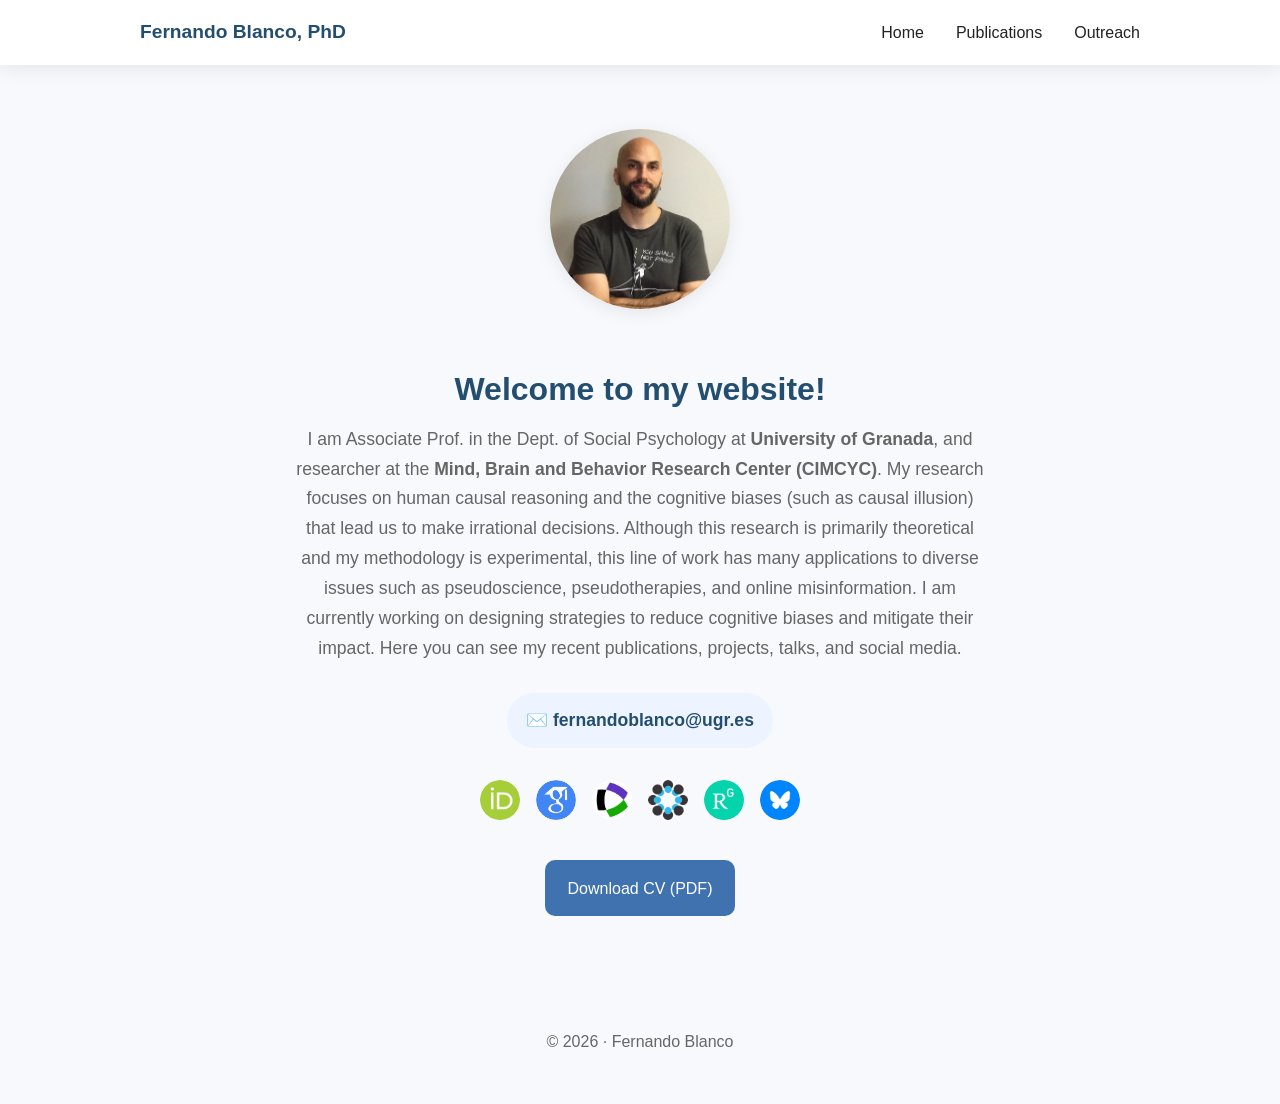
<file: index.html>
<!DOCTYPE html>
<html lang="en">
<head>
  <meta charset="UTF-8">
  <meta name="viewport" content="width=device-width, initial-scale=1">
  <title>Fernando Blanco, PhD</title>
  <link rel="stylesheet" href="styles.css">
</head>
<body>

<header>
  <div class="container">
    <nav>
      <div class="logo">Fernando Blanco, PhD</div>

      <div class="menu">
        <a href="index.html">Home</a>
        <a href="publications.html">Publications</a>
        <a href="outreach.html">Outreach</a>
      </div>
    </nav>
  </div>
</header>

<main class="container hero">

  <img
    src="assets/photo.png"
    alt="Profile photo"
    class="photo"
  >

  <h1>Welcome to my website!</h1>

  <p class="summary">
    I am Associate Prof. in the Dept. of Social Psychology at <b>University of Granada</b>, and researcher at the <b>Mind, Brain and Behavior Research Center (CIMCYC)</b>.
	My research focuses on human causal reasoning and the cognitive biases (such as causal illusion) that lead us to make irrational decisions. Although this research is primarily theoretical and my methodology is experimental, this line of work has many applications to diverse issues such as pseudoscience, pseudotherapies, and online misinformation. I am currently working on designing strategies to reduce cognitive biases and mitigate their impact.
	Here you can see my recent publications, projects, talks, and social media.
  </p>
  
  <p class="email-contact">
  <a href="mailto:fernandoblanco@ugr.es">
    ✉️ fernandoblanco@ugr.es
  </a>
</p>

  <div class="socials">

    <a href="http://orcid.org/0000-0003-1283-8313">
      <img src="assets/icons/orcid.png" alt="ORCID">
    </a>

    <a href="http://scholar.google.com/citations?hl=en&user=Ohghp3oAAAAJ&view_op=list_works">
      <img src="assets/icons/Gscholar.png" alt="Google Scholar">
    </a>

    <a href="https://www.webofscience.com/wos/author/record/929729">
      <img src="assets/icons/clarivate.jpg" alt="ResearcherID">
    </a>

    <a href="https://osf.io/es7mc/">
      <img src="assets/icons/osf.png" alt="OSF">
    </a>

    <a href="https://www.researchgate.net/profile/Fernando_Blanco/">
      <img src="assets/icons/rg.png" alt="ResearchGate">
    </a>

    <a href="https://bsky.app/profile/fernandoblancopsy.com">
      <img src="assets/icons/bluesky.png" alt="Bluesky">
    </a>

  </div>

  <a
    href="https://drive.google.com/open?id=1QSfe0I6j9Nk1VK90o8UPomxzTXxVVYUh&usp=drive_fs"
    class="button"
    target="_blank"
  >
    Download CV (PDF)
  </a>

</main>

<footer>
  © 2026 · Fernando Blanco
</footer>

</body>
</html>
</file>
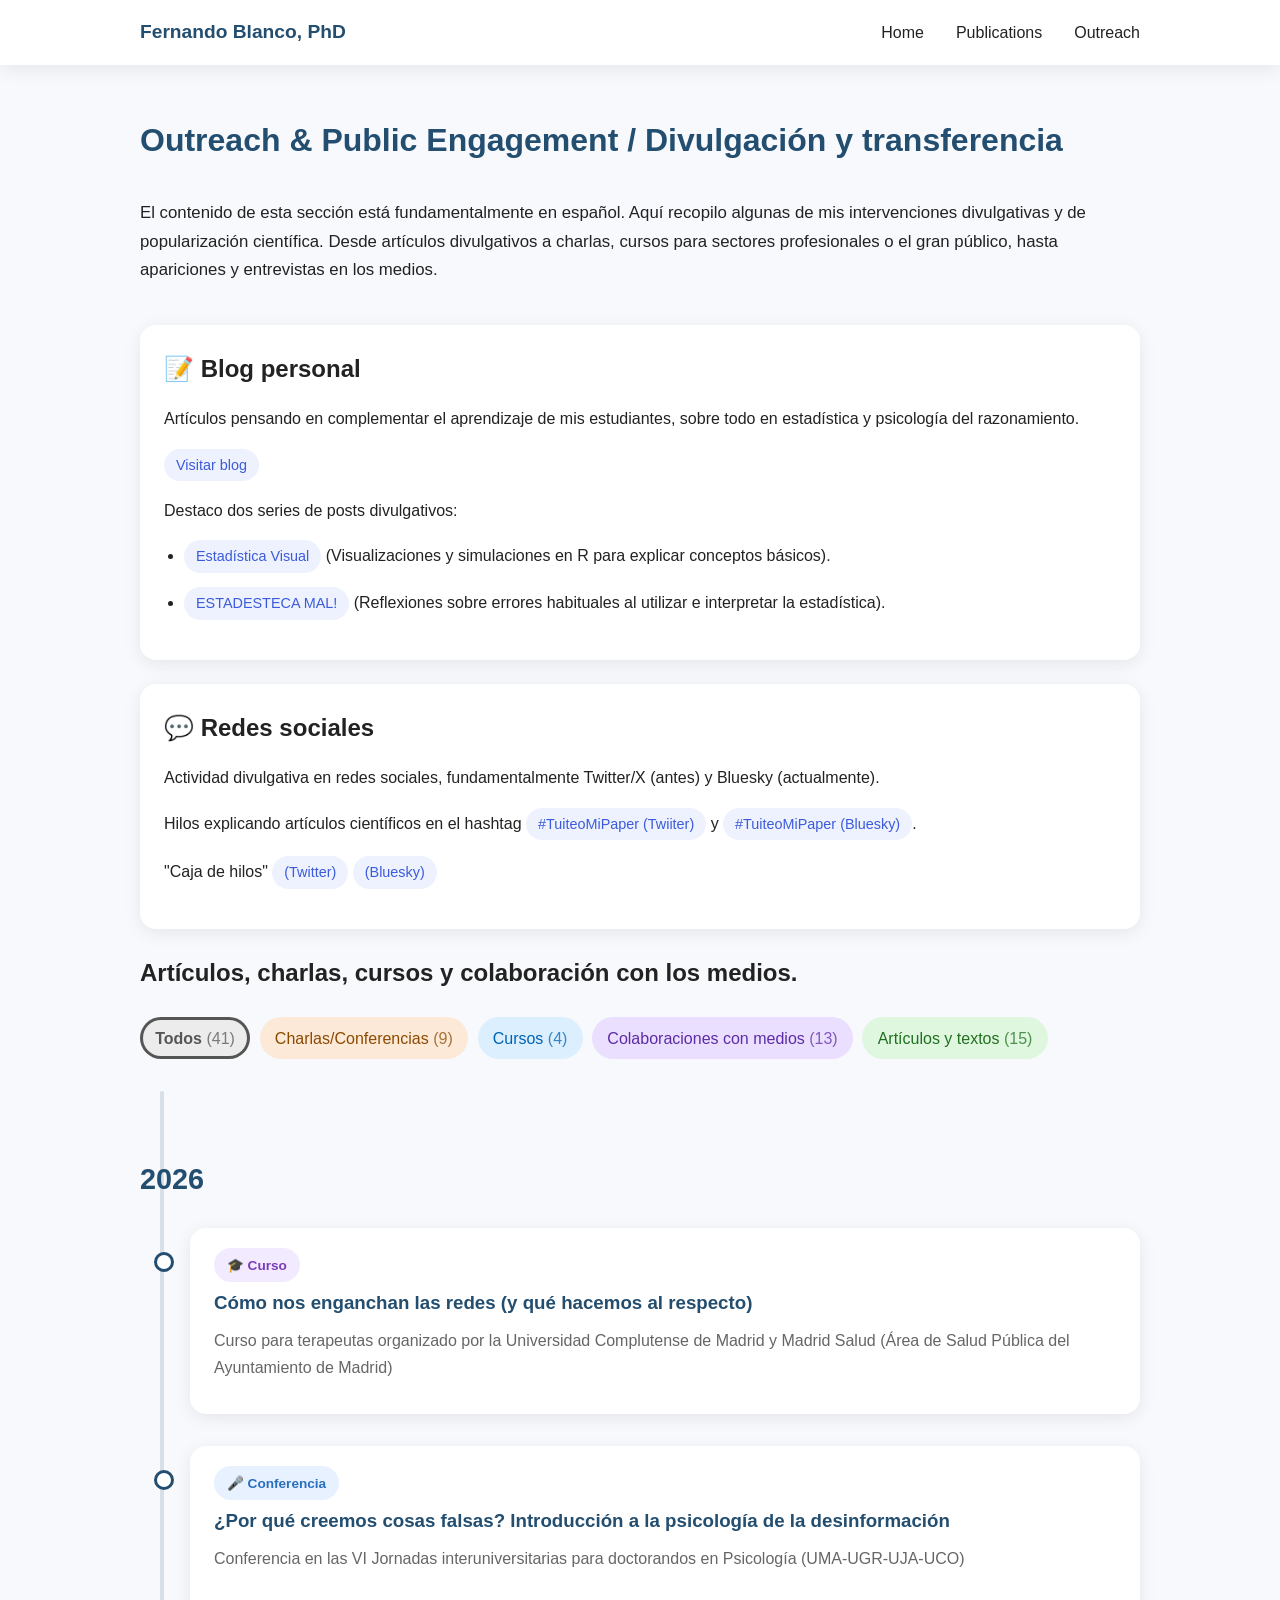
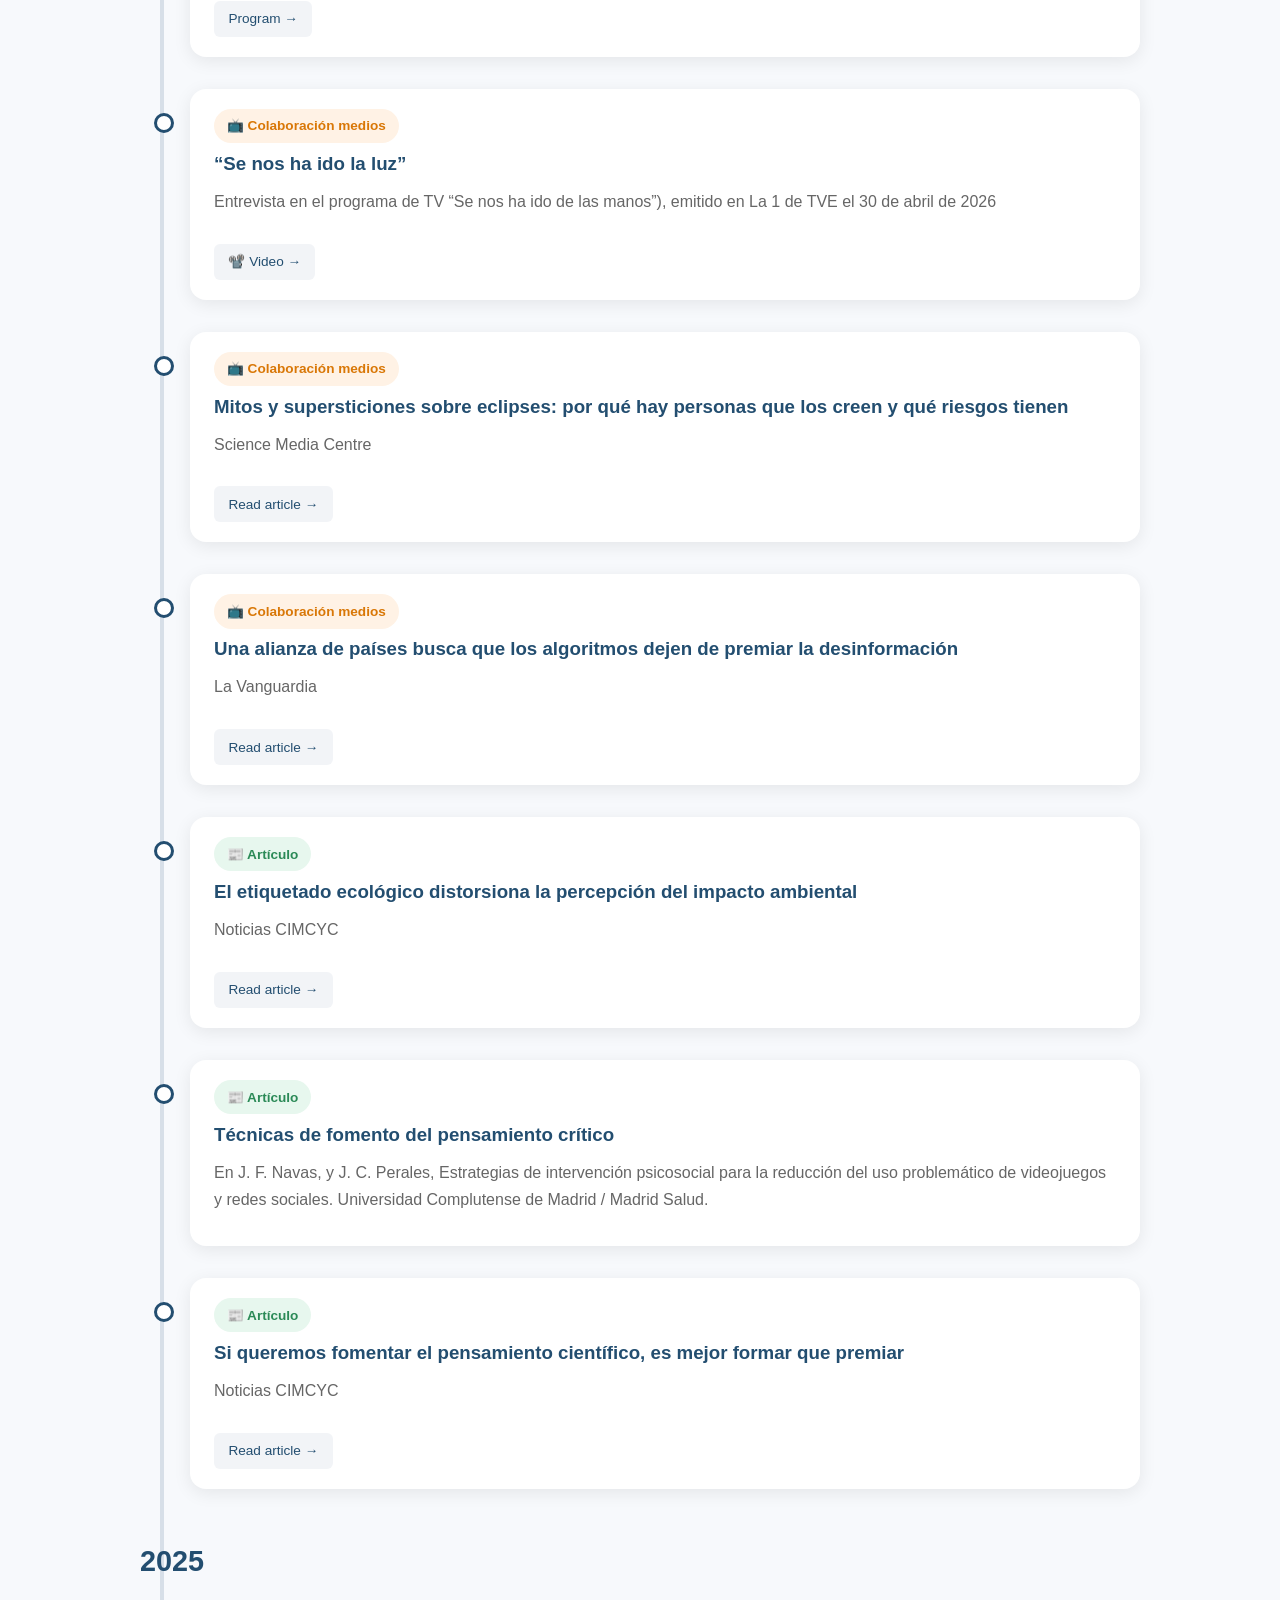
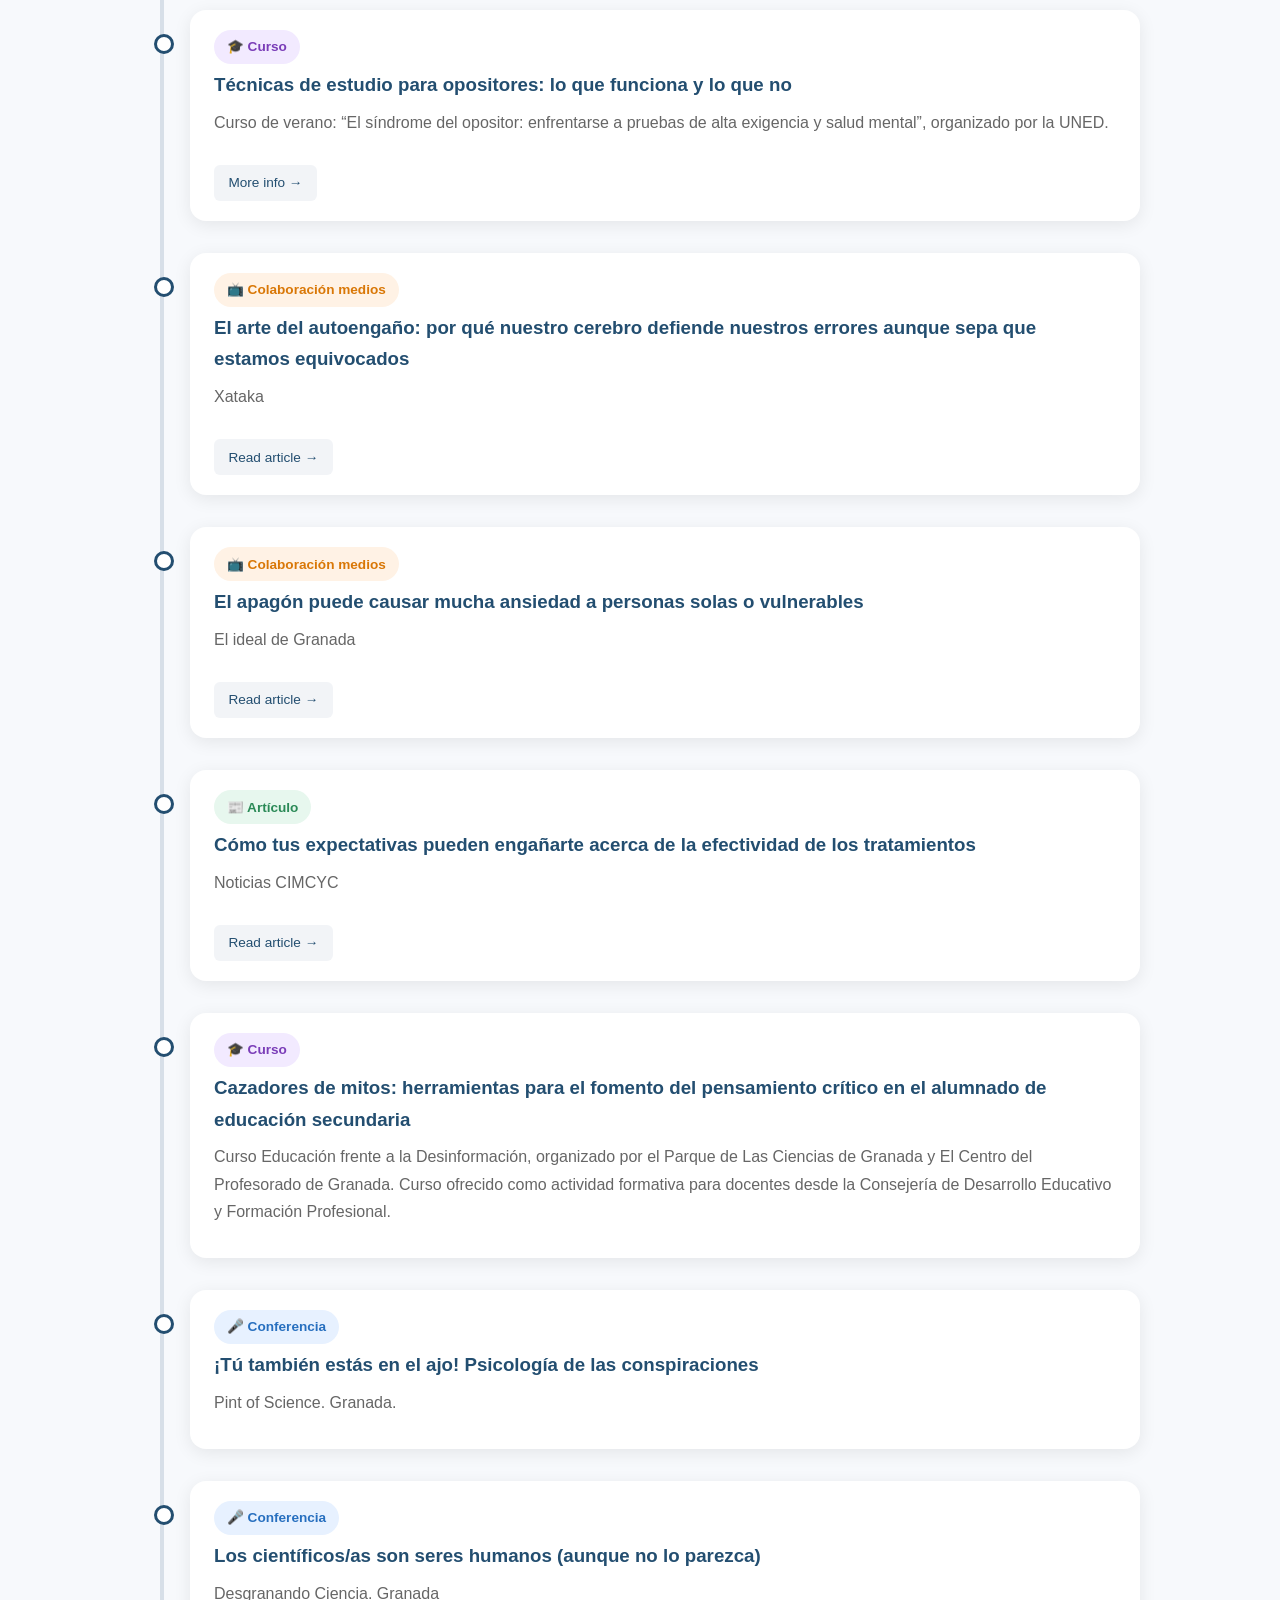
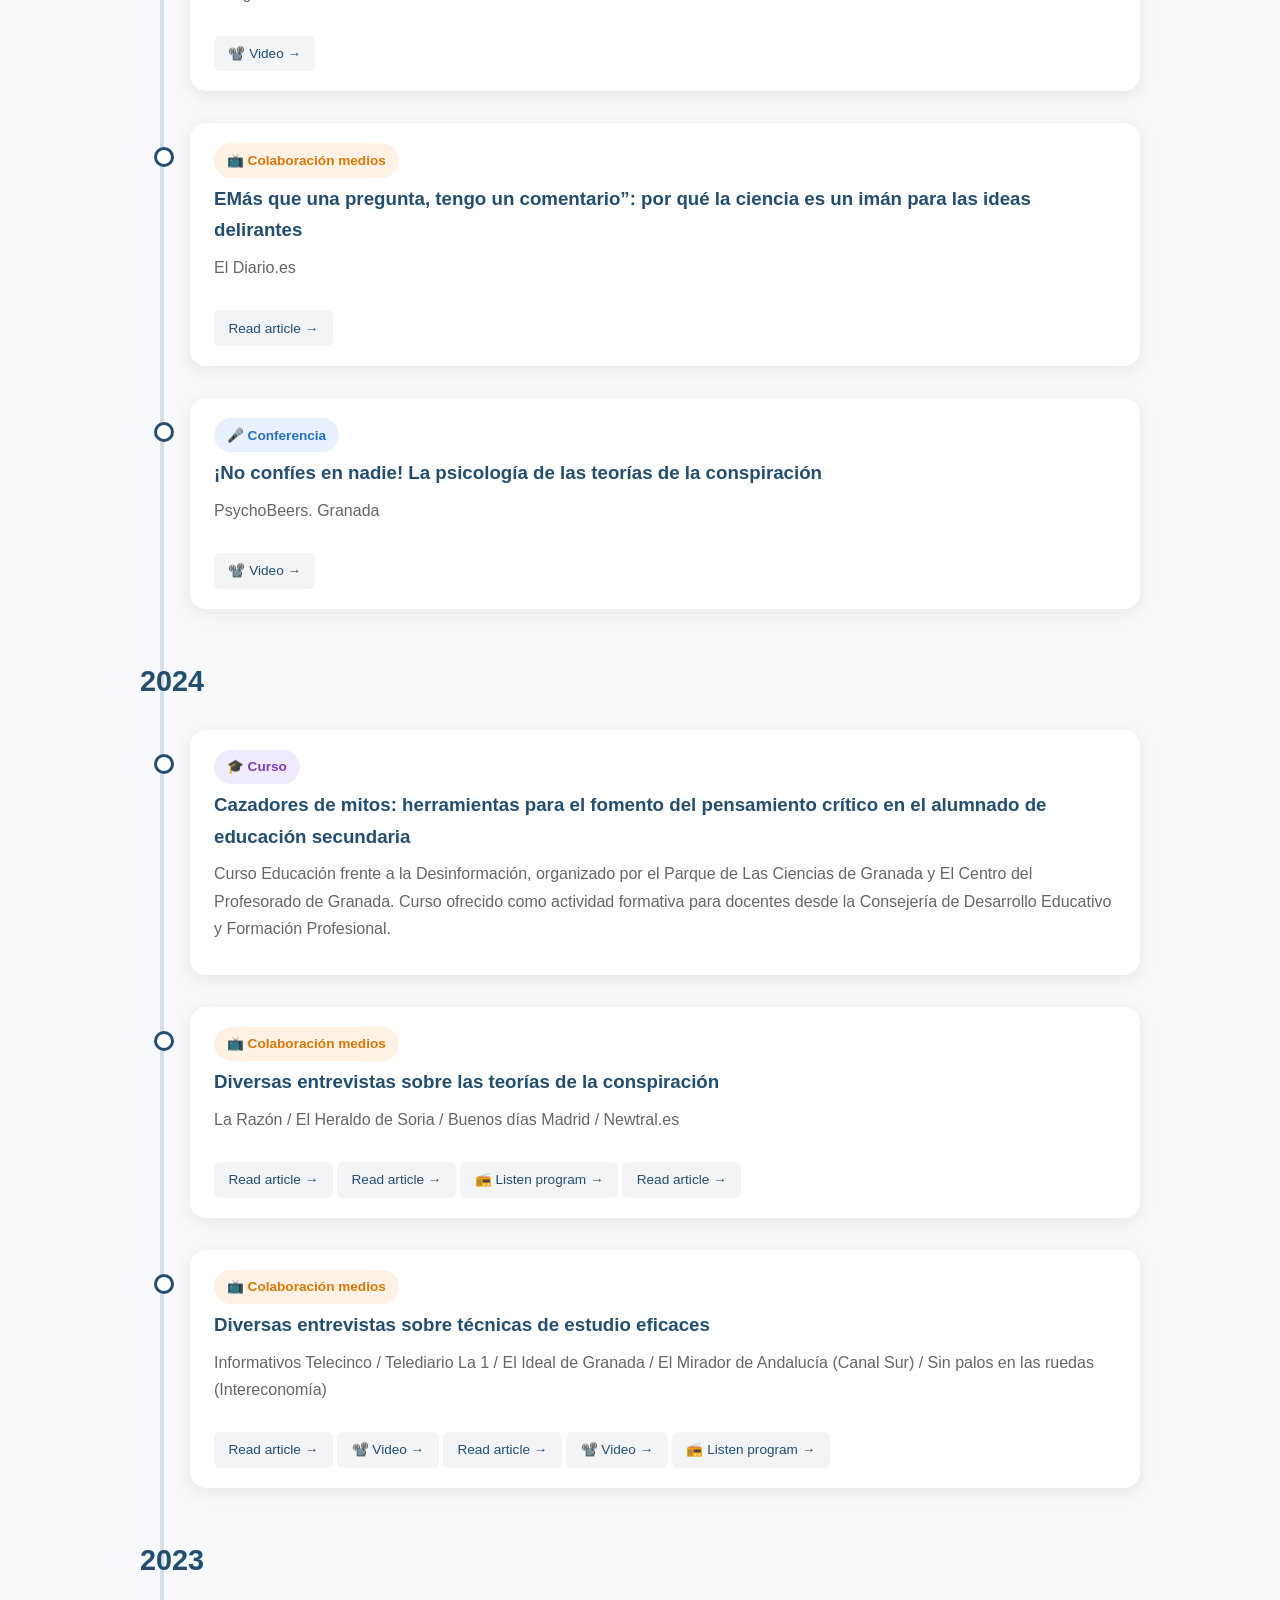
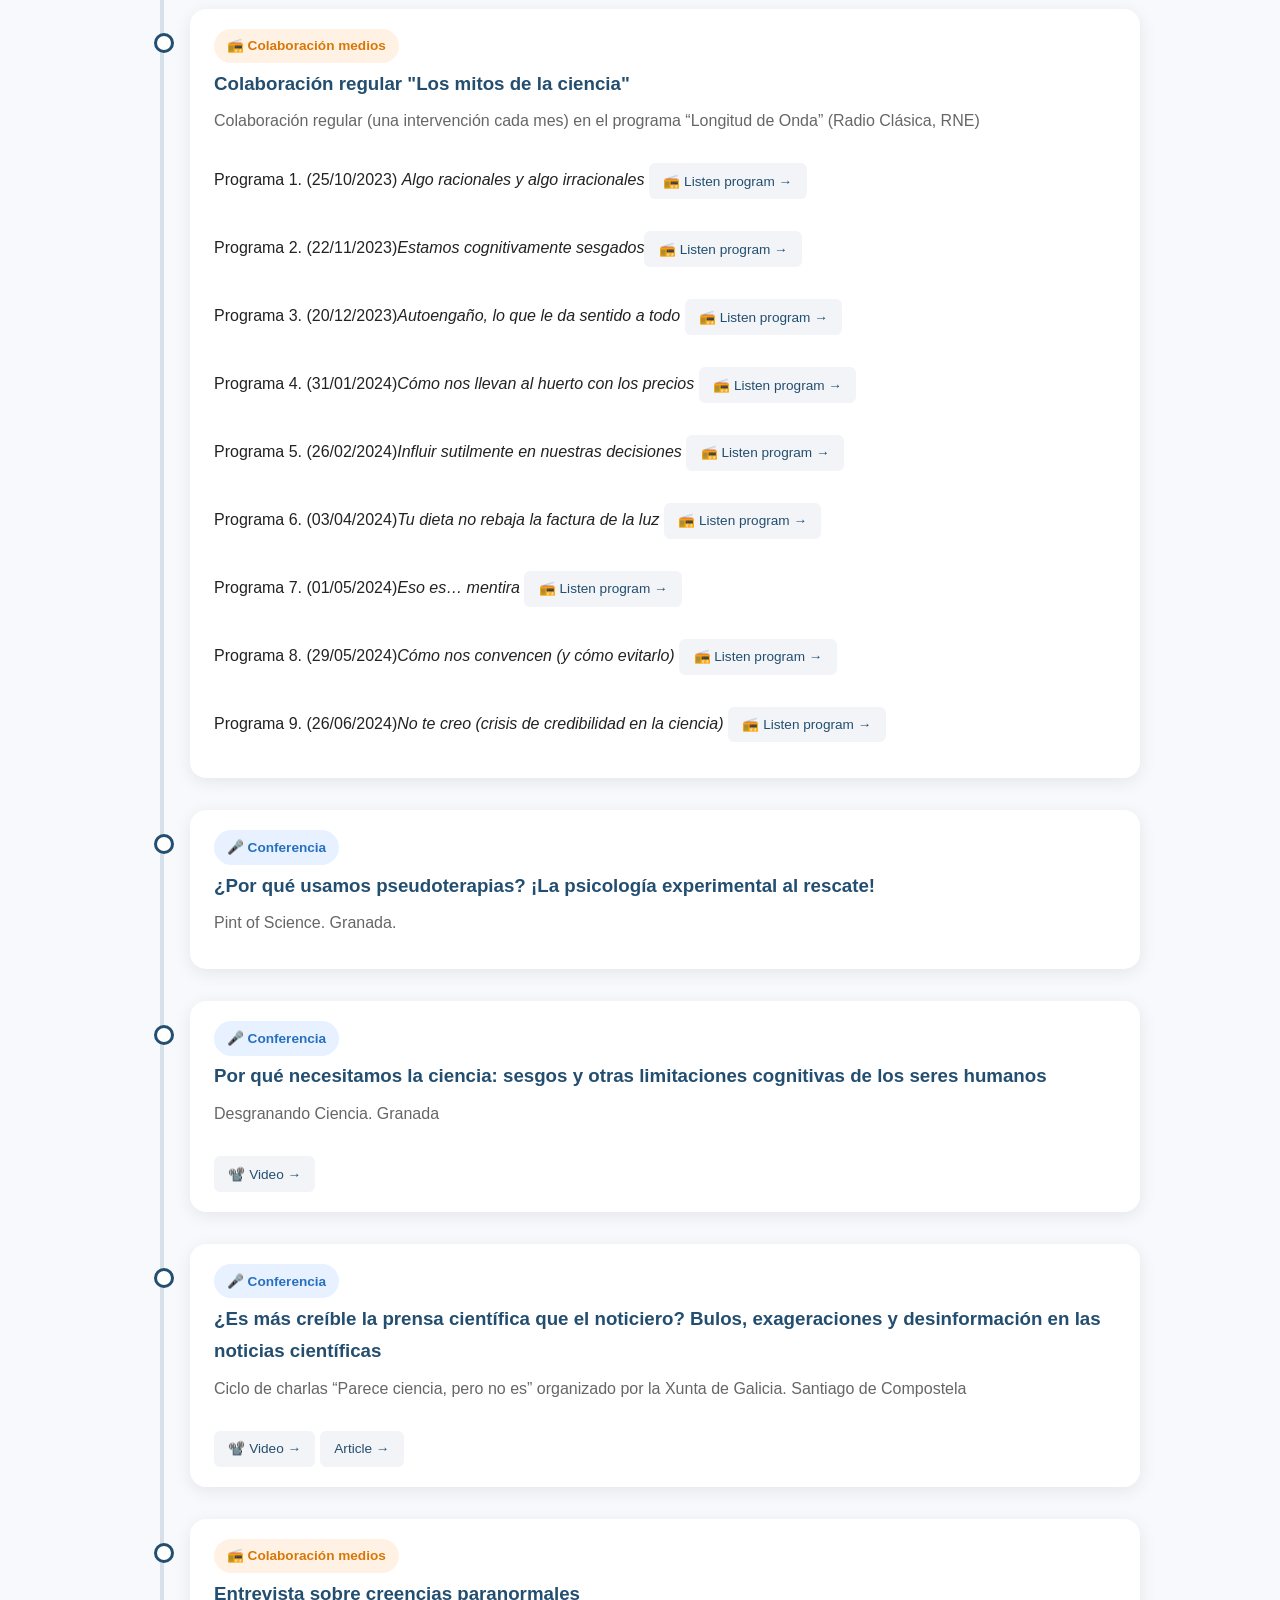
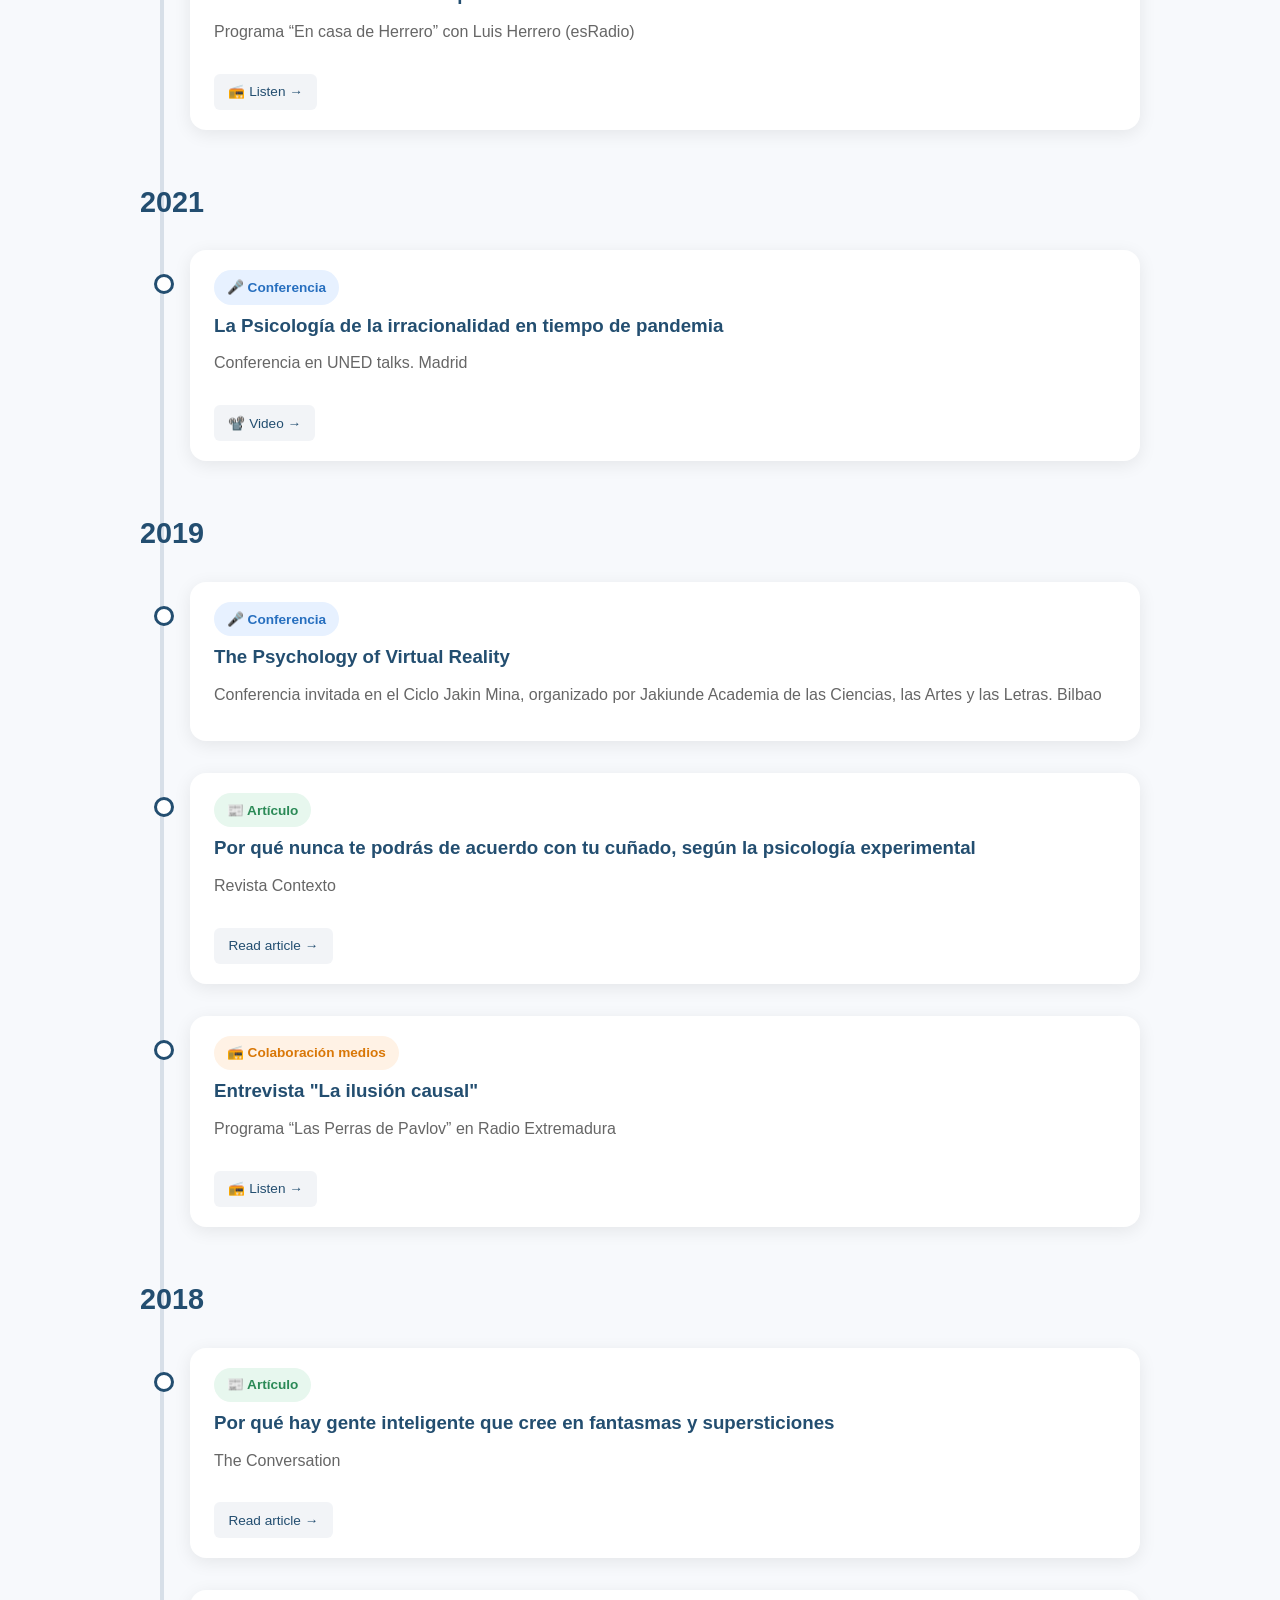
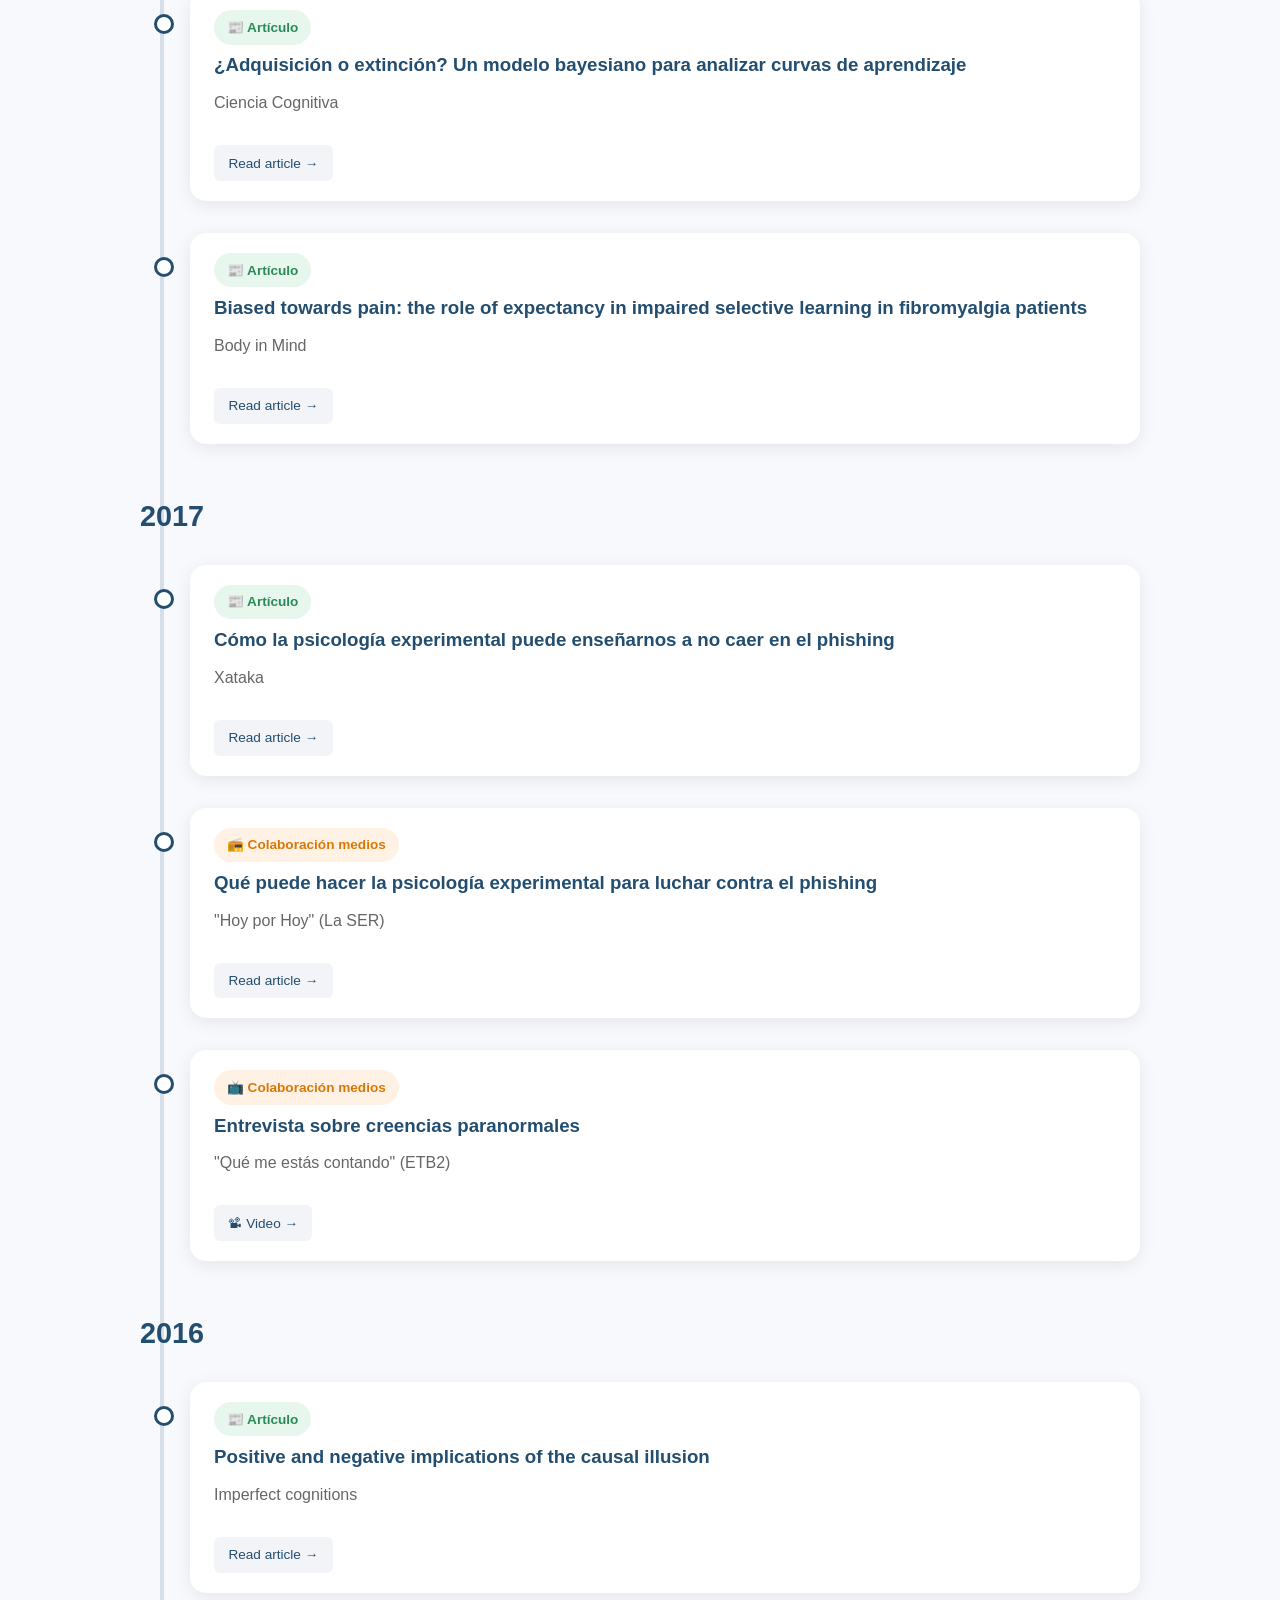
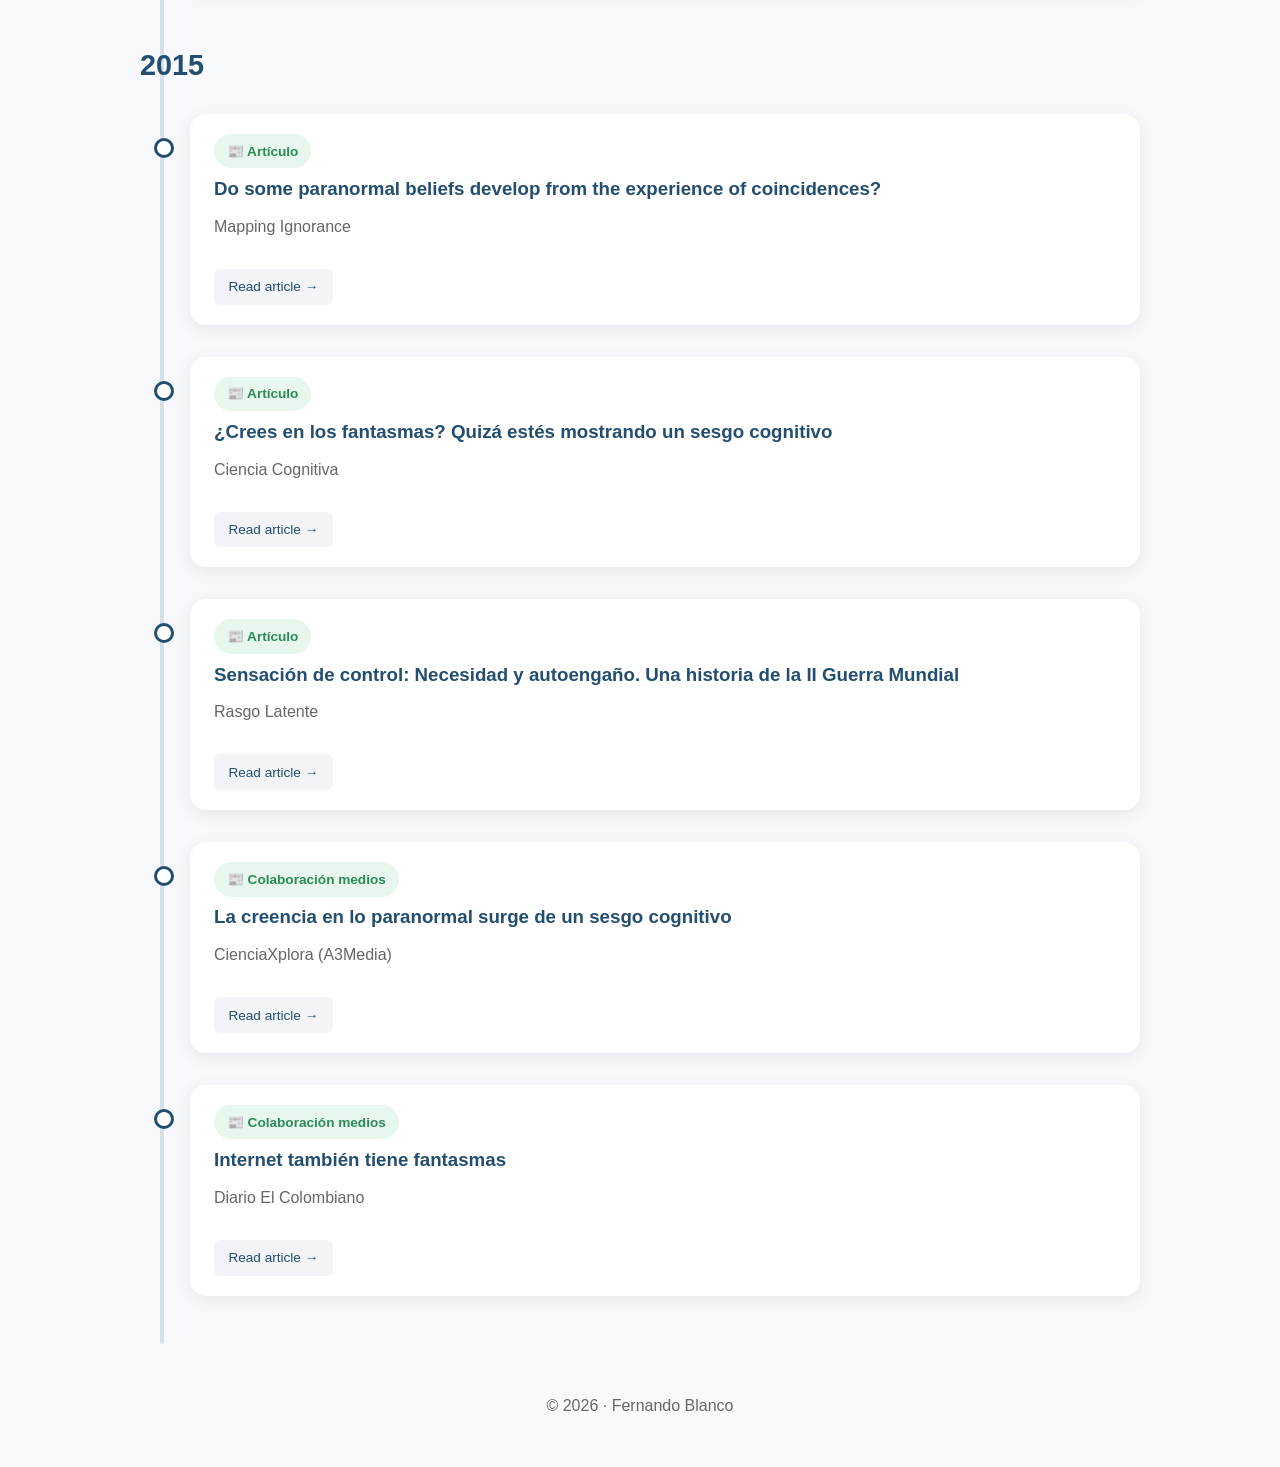
<file: outreach.html>
<!DOCTYPE html>
<html lang="en">
<head>
  <meta charset="UTF-8">
  <meta name="viewport" content="width=device-width, initial-scale=1">
  <title>Outreach</title>
  <link rel="stylesheet" href="styles.css">
	<script>
	document.addEventListener("DOMContentLoaded", () => {

    const buttons = document.querySelectorAll(".filter-btn");
    const cards = document.querySelectorAll(".timeline-item");

    const active = new Set();

    //--------------------------------------------------
    // Contadores
    //--------------------------------------------------

    const total = cards.length;

    document.querySelector('[data-filter="all"] .count').textContent =
        `(${total})`;

    ["talk","course","media","article"].forEach(type=>{

        const n = document.querySelectorAll(
            `.timeline-item .type-badge.${type}`
        ).length;

        document.querySelector(`[data-filter="${type}"] .count`)
            .textContent = `(${n})`;

    });

    //--------------------------------------------------
    // Botones
    //--------------------------------------------------

    buttons.forEach(button=>{

        button.addEventListener("click",()=>{

            const filter = button.dataset.filter;

            // TODOS

            if(filter==="all"){

                active.clear();

                buttons.forEach(b=>b.classList.remove("active"));

                button.classList.add("active");

                update();

                return;
            }

            // Desactivar TODOS

            document
                .querySelector('[data-filter="all"]')
                .classList.remove("active");

            // Activar/desactivar categoría

            if(active.has(filter)){

                active.delete(filter);
                button.classList.remove("active");

            }else{

                active.add(filter);
                button.classList.add("active");

            }

            // Si no queda ninguna activa → TODOS

            if(active.size===0){

                document
                    .querySelector('[data-filter="all"]')
                    .classList.add("active");

            }

            update();

        });

    });

    //--------------------------------------------------
    // Mostrar/ocultar tarjetas
    //--------------------------------------------------

    function update(){

        cards.forEach(card=>{

            const badge = card.querySelector(".type-badge");

            const type = [...badge.classList].find(c=>
                ["talk","course","media","article"].includes(c)
            );

            const visible =
                active.size===0 || active.has(type);

            card.style.display = visible ? "" : "none";

        });

        updateYears();

    }

    //--------------------------------------------------
    // Ocultar años vacíos
    //--------------------------------------------------

    function updateYears(){

        document.querySelectorAll(".timeline-year").forEach(year=>{

            let visible=false;

            let node=year.nextElementSibling;

            while(node && !node.classList.contains("timeline-year")){

                if(
                    node.classList.contains("timeline-item") &&
                    node.style.display!=="none"
                ){
                    visible=true;
                    break;
                }

                node=node.nextElementSibling;
            }

            year.style.display=visible ? "" : "none";

        });

    }

});
	
	
	
	
	</script>
	
	
	
</head>
<body>

<header>
  <div class="container">
    <nav>
      <div class="logo">Fernando Blanco, PhD</div>

      <div class="menu">
        <a href="index.html">Home</a>
        <a href="publications.html">Publications</a>
        <a href="outreach.html">Outreach</a>
      </div>
    </nav>
  </div>
</header>

<main class="container">

  <h1 class="section-title">
    Outreach & Public Engagement / Divulgación y transferencia
  </h1>
  
    <section class="intro">
    <p>
      El contenido de esta sección está fundamentalmente en español. Aquí recopilo algunas de mis intervenciones divulgativas y de popularización científica. Desde artículos divulgativos a charlas, cursos para sectores profesionales o el gran público, hasta apariciones y entrevistas en los medios.
    </p>
  </section>
  
   <section class="card">
    <h2>📝 Blog personal</h2>

    <p>
      Artículos pensando en complementar el aprendizaje de mis estudiantes, sobre todo en estadística y psicología del razonamiento.
	   </p>	
	   <p>
     	<a href="https://fernandoblancopsy.com/blog/" class="chip">
	
			Visitar blog</a>
    </p>
	<p> 
		Destaco dos series de posts divulgativos:
	</p>

    <ul>
      <li>
        <a href="https://fernandoblancopsy.com/category/estadistica-visual/" class="chip">
          Estadística Visual
        </a>
        (Visualizaciones y simulaciones en R para explicar conceptos básicos).
      </li>

      <li>
        <a href="https://fernandoblancopsy.com/category/estadistica-mal/" class="chip">
          ESTADESTECA MAL!
        </a>
        (Reflexiones sobre errores habituales al utilizar e interpretar la estadística).
      </li>
    </ul>
  </section>
  
   <section class="card">
    <h2>💬 Redes sociales</h2>

    <p>
      Actividad divulgativa en redes sociales, fundamentalmente Twitter/X (antes) y Bluesky (actualmente).
    </p>

    <p>
      Hilos explicando artículos científicos en el hashtag
      <a href="https://twitter.com/search?q=%23TuiteoMiPaper%20fbpsy&src=typd" class="chip">
        #TuiteoMiPaper (Twiiter)
		</a> y <a href="https://bsky.app/search?q=%23tuiteomipaper" class="chip"> #TuiteoMiPaper (Bluesky)</a>.
    </p>
	<p>
		"Caja de hilos" <a href="https://x.com/FBpsy/status/930869360654200837" class="chip">(Twitter)</a> <a href="https://bsky.app/profile/fernandoblancopsy.com/post/3m2wvxoc6lk22" class= "chip">(Bluesky)</a>   
	</p>  
	   
  </section>
  
 
 
  <h2>
	Artículos, charlas, cursos y colaboración con los medios.
 </h2>
 
 <div class="timeline-filters">

    <button class="filter-btn active" data-filter="all">
        Todos <span class="count"></span>
    </button>

    <button class="filter-btn talk" data-filter="talk">
        Charlas/Conferencias <span class="count"></span>
    </button>

    <button class="filter-btn course" data-filter="course">
        Cursos <span class="count"></span>
    </button>

    <button class="filter-btn media" data-filter="media">
        Colaboraciones con medios <span class="count"></span>
    </button>

    <button class="filter-btn article" data-filter="article">
        Artículos y textos <span class="count"></span>
    </button>

</div>
	
	<div id="no-results" style="display: none; text-align: center; padding: 3rem 1rem; color: var(--muted);">
  <p style="font-size: 1.2rem; margin: 0;">❌ No se encontraron eventos en esta categoría.</p>
	</div>
	
 
<div class="timeline">

<!-- 	🎤 Talks → azul 🎓 Courses → morado 📰 Articles → verde 📺 TV → rojo 📻 Radio/Podcast → naranja-->

<!-- ====================== --> <!-- 2026 --> <!-- ====================== --> 
<h2 class="timeline-year">2026</h2> 
<article class="timeline-item"> 
	<span class="type-badge course"> 🎓 Curso </span> 
	<h3> Cómo nos enganchan las redes (y qué hacemos al respecto)</h3> 
	<p class="timeline-meta"> Curso para terapeutas organizado por la Universidad Complutense de Madrid y Madrid Salud (Área de Salud Pública del Ayuntamiento de Madrid) </p> 
	<!-- <p> Short optional description. </p>  -->
	<!-- <a href="#" target="_blank"> Watch video → </a>  -->
</article> 

<article class="timeline-item"> 
	<span class="type-badge talk"> 🎤 Conferencia </span> 
	<h3> ¿Por qué creemos cosas falsas? Introducción a la psicología de la desinformación</h3> 
	<p class="timeline-meta"> Conferencia en las VI Jornadas interuniversitarias para doctorandos en Psicología (UMA-UGR-UJA-UCO)</p> 
	<!-- <p> Short optional description. </p>  -->
	<a href="https://eventos.uma.es/154200/detail/vi-jornadas-interuniversitarias-de-estudiantes-de-doctorado-en-psicologia.html" target="_blank"> Program → </a> 
</article> 

<article class="timeline-item"> 
	<span class="type-badge media"> 📺 Colaboración medios </span> 
	<h3> “Se nos ha ido la luz”</h3> 
	<p class="timeline-meta"> Entrevista en el programa de TV “Se nos ha ido de las manos”), emitido en La 1 de TVE el 30 de abril de 2026</p> 
	<!-- <p> Short optional description. </p>  -->
	<a href="https://play.rtve.es/v/17047417" target="_blank"> 📽️ Video → </a> 
</article> 

<article class="timeline-item"> 
	<span class="type-badge media"> 📺 Colaboración medios </span> 
	<h3> Mitos y supersticiones sobre eclipses: por qué hay personas que los creen y qué riesgos tienen</h3> 
	<p class="timeline-meta"> Science Media Centre</p> 
	<!-- <p> Short optional description. </p>  -->
	<a href="https://sciencemediacentre.es/mitos-y-supersticiones-sobre-eclipses-por-que-hay-personas-que-los-creen-y-que-riesgos-tienen" target="_blank"> Read article → </a> 
</article> 

<article class="timeline-item"> 
	<span class="type-badge media"> 📺 Colaboración medios </span> 
	<h3> Una alianza de países busca que los algoritmos dejen de premiar la desinformación</h3> 
	<p class="timeline-meta"> La Vanguardia</p> 
	<!-- <p> Short optional description. </p>  -->
	<a href="https://www.lavanguardia.com/natural/cambio-climatico/20251116/11265779/alianza-paises-busca-algoritmos-dejen-premiar-desinformacion.html" target="_blank"> Read article → </a> 
</article> 

<article class="timeline-item"> 
	<span class="type-badge article"> 📰 Artículo </span> 
	<h3> El etiquetado ecológico distorsiona la percepción del impacto ambiental </h3> 
	<p class="timeline-meta"> Noticias CIMCYC </p> 
	<a href="https://cimcyc.ugr.es/informacion/noticias/etiquetado-ecologico-percepcion" target="_blank"> Read article → </a> 
</article>

<article class="timeline-item"> 
	<span class="type-badge article"> 📰 Artículo </span> 
	<h3> Técnicas de fomento del pensamiento crítico </h3> 
	<p class="timeline-meta"> En J. F. Navas, y J. C. Perales, Estrategias de intervención psicosocial para la reducción del uso problemático de videojuegos y redes sociales. Universidad Complutense de Madrid / Madrid Salud. </p> 
<!-- 	<a href="https://cimcyc.ugr.es/informacion/noticias/etiquetado-ecologico-percepcion" target="_blank"> Read article → </a> -->
</article>

<article class="timeline-item"> 
	<span class="type-badge article"> 📰 Artículo </span> 
	<h3> Si queremos fomentar el pensamiento científico, es mejor formar que premiar </h3> 
	<p class="timeline-meta"> Noticias CIMCYC </p> 
	<a href="https://cimcyc.ugr.es/informacion/noticias/pensamiento-cientifico" target="_blank"> Read article → </a> 
</article>

<h2 class="timeline-year">2025</h2> 
<article class="timeline-item"> 
	<span class="type-badge course"> 🎓 Curso </span> 
	<h3> Técnicas de estudio para opositores: lo que funciona y lo que no</h3> 
	<p class="timeline-meta"> Curso de verano: “El síndrome del opositor: enfrentarse a pruebas de alta exigencia y salud mental”, organizado por la UNED.  </p> 
	<a href="https://extension.uned.es/actividad/idactividad/44017" target="_blank"> More info → </a> 
</article>

<article class="timeline-item"> 
	<span class="type-badge media"> 📺 Colaboración medios </span> 
	<h3> El arte del autoengaño: por qué nuestro cerebro defiende nuestros errores aunque sepa que estamos equivocados</h3> 
	<p class="timeline-meta"> Xataka</p> 
	<!-- <p> Short optional description. </p>  -->
	<a href="https://www.xataka.com/investigacion/arte-autoengano-que-nuestro-cerebro-defiende-nuestros-errores-sepa-que-estamos-equivocados" target="_blank"> Read article → </a> 
</article> 

<article class="timeline-item"> 
	<span class="type-badge media"> 📺 Colaboración medios </span> 
	<h3> El apagón puede causar mucha ansiedad a personas solas o vulnerables</h3> 
	<p class="timeline-meta"> El ideal de Granada</p> 
	<!-- <p> Short optional description. </p>  -->
	<a href="https://www.ideal.es/granada/apagon-puede-causar-ansiedad-personas-solas-vulnerables-20250430000922-nt.html" target="_blank"> Read article → </a> 
</article> 

<article class="timeline-item"> 
	<span class="type-badge article"> 📰 Artículo </span> 
	<h3> Cómo tus expectativas pueden engañarte acerca de la efectividad de los tratamientos </h3> 
	<p class="timeline-meta"> Noticias CIMCYC </p> 
	<a href="https://cimcyc.ugr.es/informacion/noticias/efectividad-tratamientos-pacientes" target="_blank"> Read article → </a> 
</article>

<article class="timeline-item"> 
	<span class="type-badge course"> 🎓 Curso </span> 
	<h3> Cazadores de mitos: herramientas para el fomento del pensamiento crítico en el alumnado de educación secundaria</h3> 
	<p class="timeline-meta"> Curso Educación frente a la Desinformación, organizado por el Parque de Las Ciencias de Granada y El Centro del Profesorado de Granada. Curso ofrecido como actividad formativa para docentes desde la Consejería de Desarrollo Educativo y Formación Profesional.  </p> 
	<!-- <a href="https://extension.uned.es/actividad/idactividad/44017" target="_blank"> More info → </a>  -->
</article>

<article class="timeline-item"> 
	<span class="type-badge talk"> 🎤 Conferencia </span> 
	<h3> ¡Tú también estás en el ajo! Psicología de las conspiraciones</h3> 
	<p class="timeline-meta"> Pint of Science. Granada.</p> 
	<!-- <p> Short optional description. </p>  -->
	<!-- <a href="" target="_blank"> Program → </a>  -->
</article> 

<article class="timeline-item"> 
	<span class="type-badge talk"> 🎤 Conferencia </span> 
	<h3> Los científicos/as son seres humanos (aunque no lo parezca)</h3> 
	<p class="timeline-meta"> Desgranando Ciencia. Granada</p> 
	<!-- <p> Short optional description. </p>  -->
	<a href="https://www.youtube.com/watch?v=Lcm-M-4KESU" target="_blank"> 📽️ Video → </a> 
</article> 

<article class="timeline-item"> 
	<span class="type-badge media"> 📺 Colaboración medios </span> 
	<h3> EMás que una pregunta, tengo un comentario”: por qué la ciencia es un imán para las ideas delirantes</h3> 
	<p class="timeline-meta"> El Diario.es</p> 
	<!-- <p> Short optional description. </p>  -->
	<a href="https://www.eldiario.es/sociedad/pregunta-comentario-ciencia-iman-ideas-delirantes_1_11532420.html" target="_blank"> Read article → </a> 
</article> 

<article class="timeline-item"> 
	<span class="type-badge talk"> 🎤 Conferencia </span> 
	<h3> ¡No confíes en nadie! La psicología de las teorías de la conspiración</h3> 
	<p class="timeline-meta"> PsychoBeers. Granada</p> 
	<!-- <p> Short optional description. </p>  -->
	<a href="https://www.youtube.com/watch?v=8oBq6ukcYxE&t=3840s" target="_blank"> 📽️ Video → </a> 
</article> 

<h2 class="timeline-year">2024</h2> 

<article class="timeline-item"> 
	<span class="type-badge course"> 🎓 Curso </span> 
	<h3> Cazadores de mitos: herramientas para el fomento del pensamiento crítico en el alumnado de educación secundaria</h3> 
	<p class="timeline-meta"> Curso Educación frente a la Desinformación, organizado por el Parque de Las Ciencias de Granada y El Centro del Profesorado de Granada. Curso ofrecido como actividad formativa para docentes desde la Consejería de Desarrollo Educativo y Formación Profesional.  </p> 
	<!-- <a href="https://extension.uned.es/actividad/idactividad/44017" target="_blank"> More info → </a>  -->
</article>

<article class="timeline-item"> 
	<span class="type-badge media"> 📺 Colaboración medios </span> 
	<h3> Diversas entrevistas sobre las teorías de la conspiración</h3> 
	<p class="timeline-meta"> La Razón / El Heraldo de Soria / Buenos días Madrid / Newtral.es</p> 
	<!-- <p> Short optional description. </p>  -->
	<a href="https://www.larazon.es/castilla-y-leon/investigador-garcia-varela-desmonta-teorias-complot-generadas-eta-magnicidio-carrero-blanco-intervino-cia_2024071366926d3c301df700010d179e.html" target="_blank"> Read article → </a>
	<a href="https://www.heraldodiariodesoria.es/soria/240713/174068/miradas-academicas-teorias-complot-torno-terrorismo.html" target="_blank"> Read article → </a>
	<a href=" https://www.telemadrid.es/programas/buenos-dias-madrid-om/Buenos-Dias-Madrid-1200-1300-05062024-9-2676422339--20240605012954.html" target="_blank"> 📻 Listen program → </a>
	<a href="https://www.newtral.es/bulos-y-ansiedad-en-epoca-de-coronavirus-como-funciona-tu-mente-y-como-debes-actuar/20200312/ " target="_blank"> Read article → </a>
	
</article> 

<article class="timeline-item"> 
	<span class="type-badge media"> 📺 Colaboración medios </span> 
	<h3> Diversas entrevistas sobre técnicas de estudio eficaces</h3> 
	<p class="timeline-meta"> Informativos Telecinco / Telediario La 1 / El Ideal de Granada / El Mirador de Andalucía (Canal Sur) / Sin palos en las ruedas (Intereconomía)</p> 
	<!-- <p> Short optional description. </p>  -->
	<a href="https://www.telecinco.es/noticias/educacion/20240709/tecnicas-estudiar-funcionan-adolescentes-reeler-subrayar_18_012978293.HTML" target="_blank"> Read article → </a>
	<a href="https://www.rtve.es/play/videos/telediario-1/15-horas-09-07-24/16180038/ " target="_blank"> 📽️ Video → </a>
	<a href=" https://www.ideal.es/miugr/estudio-ugr-revela-alumnos-subrayan-releen-memorizan-20240711234609-nt.html" target="_blank"> Read article → </a>
	<a href="https://www.canalsur.es/radio/programas/el-mirador-de-andalucia/detalle/2406172.html?video=2064856" target="_blank"> 📽️ Video → </a>
	<a href="https://directo.intereconomia.com/#!!/programa/sin-palos-en-las-ruedas/" target="_blank"> 📻 Listen program → </a>
	
</article> 


<h2 class="timeline-year">2023</h2> 

<article class="timeline-item"> 
	<span class="type-badge media"> 📻 Colaboración medios </span> 
	<h3> Colaboración regular "Los mitos de la ciencia" </h3> 
	<p class="timeline-meta"> Colaboración regular (una intervención cada mes) en el programa “Longitud de Onda” (Radio Clásica, RNE)</p> 
	<!-- <p> Short optional description. </p>  -->
	<p>Programa 1.  (25/10/2023) <i>Algo racionales y algo irracionales</i>
	<a href="https://www.rtve.es/play/audios/longitud-de-onda/algo-racionales-algo-irracionales/6997319/" target="_blank"> 📻 Listen program → </a>   </p>
	<p>Programa 2. (22/11/2023)<i>Estamos cognitivamente sesgados</i><a href="https://www.rtve.es/play/audios/longitud-de-onda/221123/7016740/" target="_blank"> 📻 Listen program → </a></p>	
	<p>Programa 3. (20/12/2023)<i>Autoengaño, lo que le da sentido a todo</i>
	<a href="https://www.rtve.es/play/audios/longitud-de-onda/autoengano-da-sentido-todo-20-12-23/7040616/" target="_blank"> 📻 Listen program → </a></p>	
	<p>Programa 4. (31/01/2024)<i>Cómo nos llevan al huerto con los precios</i>
	<a href="https://www.rtve.es/play/audios/longitud-de-onda/como-llevan-huerto-precios-31-01-24/15949854/" target="_blank"> 📻 Listen program → </a></p>		
	<p>Programa 5. (26/02/2024)<i>Influir sutilmente en nuestras decisiones</i>
	<a href="https://www.rtve.es/play/audios/longitud-de-onda/influir-sutilmente-nuestras-decisiones-26-02-24/15986172/" target="_blank"> 📻 Listen program → </a></p>			
	<p>Programa 6. (03/04/2024)<i>Tu dieta no rebaja la factura de la luz</i>
	<a href="https://www.rtve.es/play/audios/longitud-de-onda/influir-sutilmente-nuestras-decisiones-26-02-24/15986172/" target="_blank"> 📻 Listen program → </a></p>		
	<p>Programa 7. (01/05/2024)<i>Eso es… mentira</i>
	<a href="https://www.rtve.es/play/audios/longitud-de-onda/eso-mentira-01-05-24/16084928/" target="_blank"> 📻 Listen program → </a>		
	<p>Programa 8. (29/05/2024)<i>Cómo nos convencen (y cómo evitarlo)</i>
	<a href="https://www.rtve.es/play/audios/longitud-de-onda/como-convencen-como-evitarlo-29-05-24/16124597/" target="_blank"> 📻 Listen program → </a></p>	
	<p>Programa 9. (26/06/2024)<i>No te creo (crisis de credibilidad en la ciencia)</i>
	<a href="https://www.rtve.es/play/audios/longitud-de-onda/no-creo-crisis-credibilidad-ciencia-26-06-24/16163234/" target="_blank"> 📻 Listen program → </a></p>	
	
</article> 

<article class="timeline-item"> 
	<span class="type-badge talk"> 🎤 Conferencia </span> 
	<h3> ¿Por qué usamos pseudoterapias? ¡La psicología experimental al rescate! </h3> 
	<p class="timeline-meta"> Pint of Science. Granada.</p> 
	<!-- <p> Short optional description. </p>  -->
	<!-- <a href="" target="_blank"> Program → </a>  -->
</article> 

<article class="timeline-item"> 
	<span class="type-badge talk"> 🎤 Conferencia </span> 
	<h3> Por qué necesitamos la ciencia: sesgos y otras limitaciones cognitivas de los seres humanos</h3> 
	<p class="timeline-meta"> Desgranando Ciencia. Granada</p> 
	<!-- <p> Short optional description. </p>  -->
	<a href="https://www.youtube.com/live/dUBtFSzGzLg?feature=shared&t=3779" target="_blank"> 📽️ Video → </a> 
</article> 

<article class="timeline-item"> 
	<span class="type-badge talk"> 🎤 Conferencia </span> 
	<h3> ¿Es más creíble la prensa científica que el noticiero? Bulos, exageraciones y desinformación en las noticias científicas</h3> 
	<p class="timeline-meta"> Ciclo de charlas “Parece ciencia, pero no es” organizado por la Xunta de Galicia. Santiago de Compostela</p> 
	<!-- <p> Short optional description. </p>  -->
	<a href="https://www.youtube.com/watch?v=Vvaa_aMUev4&t=780s" target="_blank"> 📽️ Video → </a> 
	<a href="https://libraria.xunta.gal/es/ciencia-parece-pero-non-e" target="_blank"> ️Article → </a> 
</article> 

<article class="timeline-item"> 
	<span class="type-badge media"> 📻 Colaboración medios </span> 
	<h3> Entrevista sobre creencias paranormales</h3> 
	<p class="timeline-meta"> Programa “En casa de Herrero” con Luis Herrero (esRadio)</p> 
	<!-- <p> Short optional description. </p>  -->
	<a href="https://esradio.libertaddigital.com/fonoteca/2022-05-05/las-noticias-de-herrero-clinica-galatea-el-unico-hospital-psiquiatrico-solo-para-medicos-en-espana-6894091.html" target="_blank"> 📻️ Listen → </a> 
</article> 


<h2 class="timeline-year">2021</h2> 
<article class="timeline-item"> 
	<span class="type-badge talk"> 🎤 Conferencia </span> 
	<h3> La Psicología de la irracionalidad en tiempo de pandemia</h3> 
	<p class="timeline-meta"> Conferencia en UNED talks. Madrid</p> 
	<!-- <p> Short optional description. </p>  -->
	<a href="https://canal.uned.es/video/61936f90b609230131662322" target="_blank"> 📽️ Video → </a> 
</article> 

<h2 class="timeline-year">2019</h2> 
<article class="timeline-item"> 
	<span class="type-badge talk"> 🎤 Conferencia </span> 
	<h3> The Psychology of Virtual Reality</h3> 
	<p class="timeline-meta"> Conferencia invitada en el Ciclo Jakin Mina, organizado por Jakiunde Academia de las Ciencias, las Artes y las Letras. Bilbao</p> 
	<!-- <p> Short optional description. </p>  -->
	<!-- <a href="https://canal.uned.es/video/61936f90b609230131662322" target="_blank"> 📽️ Video → </a> --> 
</article> 

<article class="timeline-item"> 
	<span class="type-badge article"> 📰 Artículo </span> 
	<h3> Por qué nunca te podrás de acuerdo con tu cuñado, según la psicología experimental </h3> 
	<p class="timeline-meta"> Revista Contexto </p> 
	<a href="https://ctxt.es/es/20190410/Politica/25457/Fernando-Blanco-psicologia-comunicacion-filtro-ideologico-Kahneman-Tversky-Gigerenzer.htm#.XK7v1rZMlOE.twitter" target="_blank"> Read article → </a> 
</article>

<article class="timeline-item"> 
	<span class="type-badge media"> 📻 Colaboración medios </span> 
	<h3> Entrevista "La ilusión causal"</h3> 
	<p class="timeline-meta"> Programa “Las Perras de Pavlov” en Radio Extremadura</p> 
	<!-- <p> Short optional description. </p>  -->
	<a href="http://www.canalextremadura.es/las-perras-de-pavlov/las-perras-de-pavlov-fernando-blanco-ilusion-causal-01-11-19" target="_blank"> 📻️ Listen → </a> 
</article> 


<h2 class="timeline-year">2018</h2> 
<article class="timeline-item"> 
	<span class="type-badge article"> 📰 Artículo </span> 
	<h3> Por qué hay gente inteligente que cree en fantasmas y supersticiones </h3> 
	<p class="timeline-meta"> The Conversation </p> 
	<a href="https://theconversation.com/por-que-hay-gente-inteligente-que-cree-en-fantasmas-y-supersticiones-103954" target="_blank"> Read article → </a> 
</article>
<article class="timeline-item"> 
	<span class="type-badge article"> 📰 Artículo </span> 
	<h3> ¿Adquisición o extinción? Un modelo bayesiano para analizar curvas de aprendizaje </h3> 
	<p class="timeline-meta"> Ciencia Cognitiva </p> 
	<a href="https://www.cienciacognitiva.org/?p=1584" target="_blank"> Read article → </a> 
</article>
<article class="timeline-item"> 
	<span class="type-badge article"> 📰 Artículo </span> 
	<h3> Biased towards pain: the role of expectancy in impaired selective learning in fibromyalgia patients </h3> 
	<p class="timeline-meta"> Body in Mind </p> 
	<a href="https://bodyinmind.org/selective-learning-pain/" target="_blank"> Read article → </a> 
</article>
<h2 class="timeline-year">2017</h2> 
<article class="timeline-item"> 
	<span class="type-badge article"> 📰 Artículo </span> 
	<h3> Cómo la psicología experimental puede enseñarnos a no caer en el phishing </h3> 
	<p class="timeline-meta"> Xataka </p> 
	<a href="https://www.xataka.com/seguridad/como-la-psicologia-experimental-puede-ensenarnos-a-no-caer-en-el-phishing" target="_blank"> Read article → </a> 
</article>

<article class="timeline-item"> 
	<span class="type-badge media"> 📻 Colaboración medios </span> 
	<h3> Qué puede hacer la psicología experimental para luchar contra el phishing </h3> 
	<p class="timeline-meta"> "Hoy por Hoy" (La SER) </p> 
	<a href="http://play.cadenaser.com/audio/001RD010000004829270/" target="_blank"> Read article → </a> 
</article>

<article class="timeline-item"> 
	<span class="type-badge media"> 📺 Colaboración medios </span> 
	<h3> Entrevista sobre creencias paranormales </h3> 
	<p class="timeline-meta"> "Qué me estás contando" (ETB2) </p> 
	<a href="http://www.eitb.tv/es/video/que-me-estas-contando/5625/117932/08-03-2017/" target="_blank"> 📽 Video → </a> 
</article>


<h2 class="timeline-year">2016</h2> 
<article class="timeline-item"> 
	<span class="type-badge article"> 📰 Artículo </span> 
	<h3> Positive and negative implications of the causal illusion </h3> 
	<p class="timeline-meta"> Imperfect cognitions </p> 
	<a href="http://imperfectcognitions.blogspot.com.es/2016/12/positive-and-negative-implications-of.html" target="_blank"> Read article → </a> 
</article>

<h2 class="timeline-year">2015</h2> 
<article class="timeline-item"> 
	<span class="type-badge article"> 📰 Artículo </span> 
	<h3> Do some paranormal beliefs develop from the experience of coincidences? </h3> 
	<p class="timeline-meta"> Mapping Ignorance </p> 
	<a href="http://imperfectcognitions.blogspot.com.es/2016/12/positive-and-negative-implications-of.html" target="_blank"> Read article → </a> 
</article>
	
<article class="timeline-item"> 
	<span class="type-badge article"> 📰 Artículo </span> 
	<h3> ¿Crees en los fantasmas? Quizá estés mostrando un sesgo cognitivo </h3> 
	<p class="timeline-meta"> Ciencia Cognitiva </p> 
	<a href="https://www.cienciacognitiva.org/?p=1176" target="_blank"> Read article → </a> 
</article>	

<article class="timeline-item"> 
	<span class="type-badge article"> 📰 Artículo </span> 
	<h3> Sensación de control: Necesidad y autoengaño. Una historia de la II Guerra Mundial </h3> 
	<p class="timeline-meta"> Rasgo Latente </p> 
	<a href="http://rasgolatente.es/sensacion-de-control-necesidad-y-autoengano-una-historia-de-la-ii-guera-mundial/" target="_blank"> Read article → </a> 
</article>

<article class="timeline-item"> 
	<span class="type-badge article"> 📰 Colaboración medios </span> 
	<h3> La creencia en lo paranormal surge de un sesgo cognitivo </h3> 
	<p class="timeline-meta"> CienciaXplora (A3Media) </p> 
	<a href="http://www.cienciaxplora.com/sinc/la-creencia-en-lo-paranormal-surge-de-un-sesgo-cognitivo_2015072000097.html" target="_blank"> Read article → </a> 
</article>

<article class="timeline-item"> 
	<span class="type-badge article"> 📰 Colaboración medios </span> 
	<h3> Internet también tiene fantasmas </h3> 
	<p class="timeline-meta"> Diario El Colombiano </p> 
	<a href="http://www.elcolombiano.com/redes-sociales/internet-tambien-tiene-fantasmas-LK2628863" target="_blank"> Read article → </a> 
</article>

</div>



</main>

<footer>
  © 2026 · Fernando Blanco
</footer>

</body>
</html>
</file>
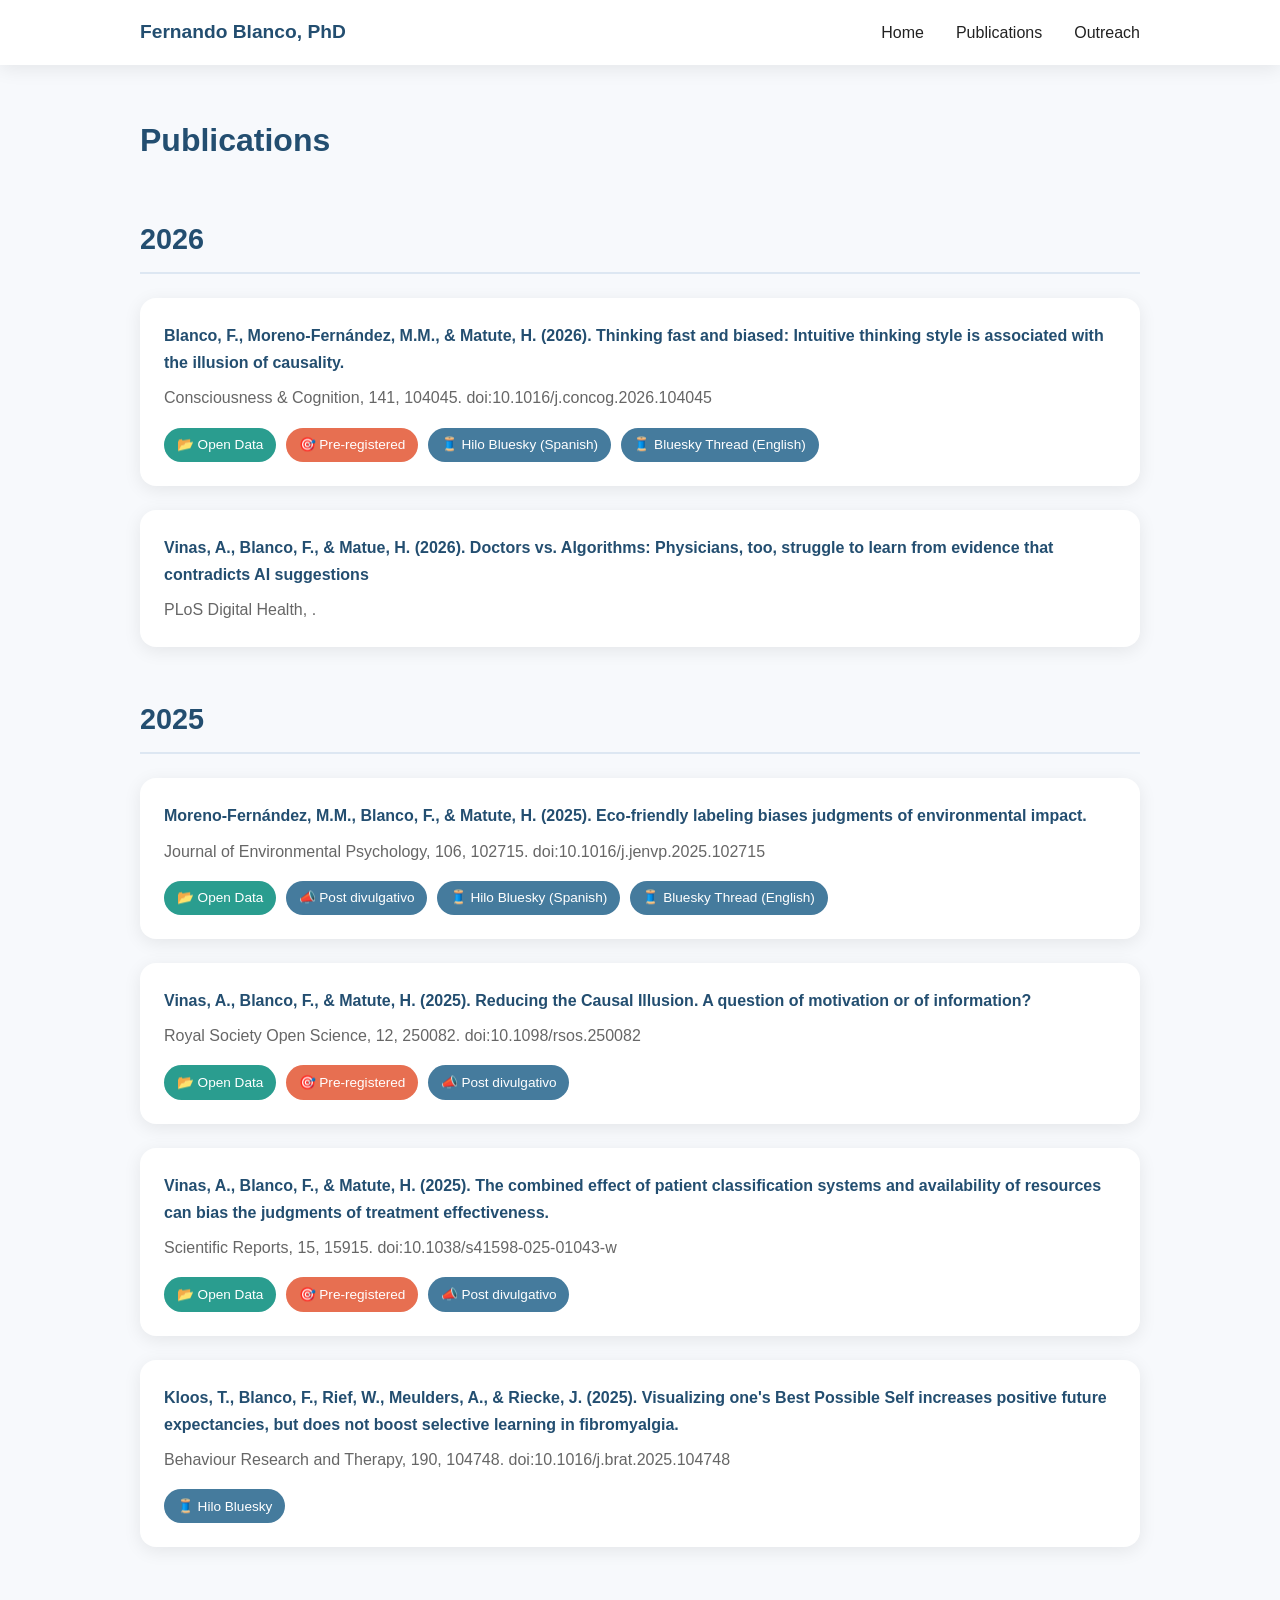
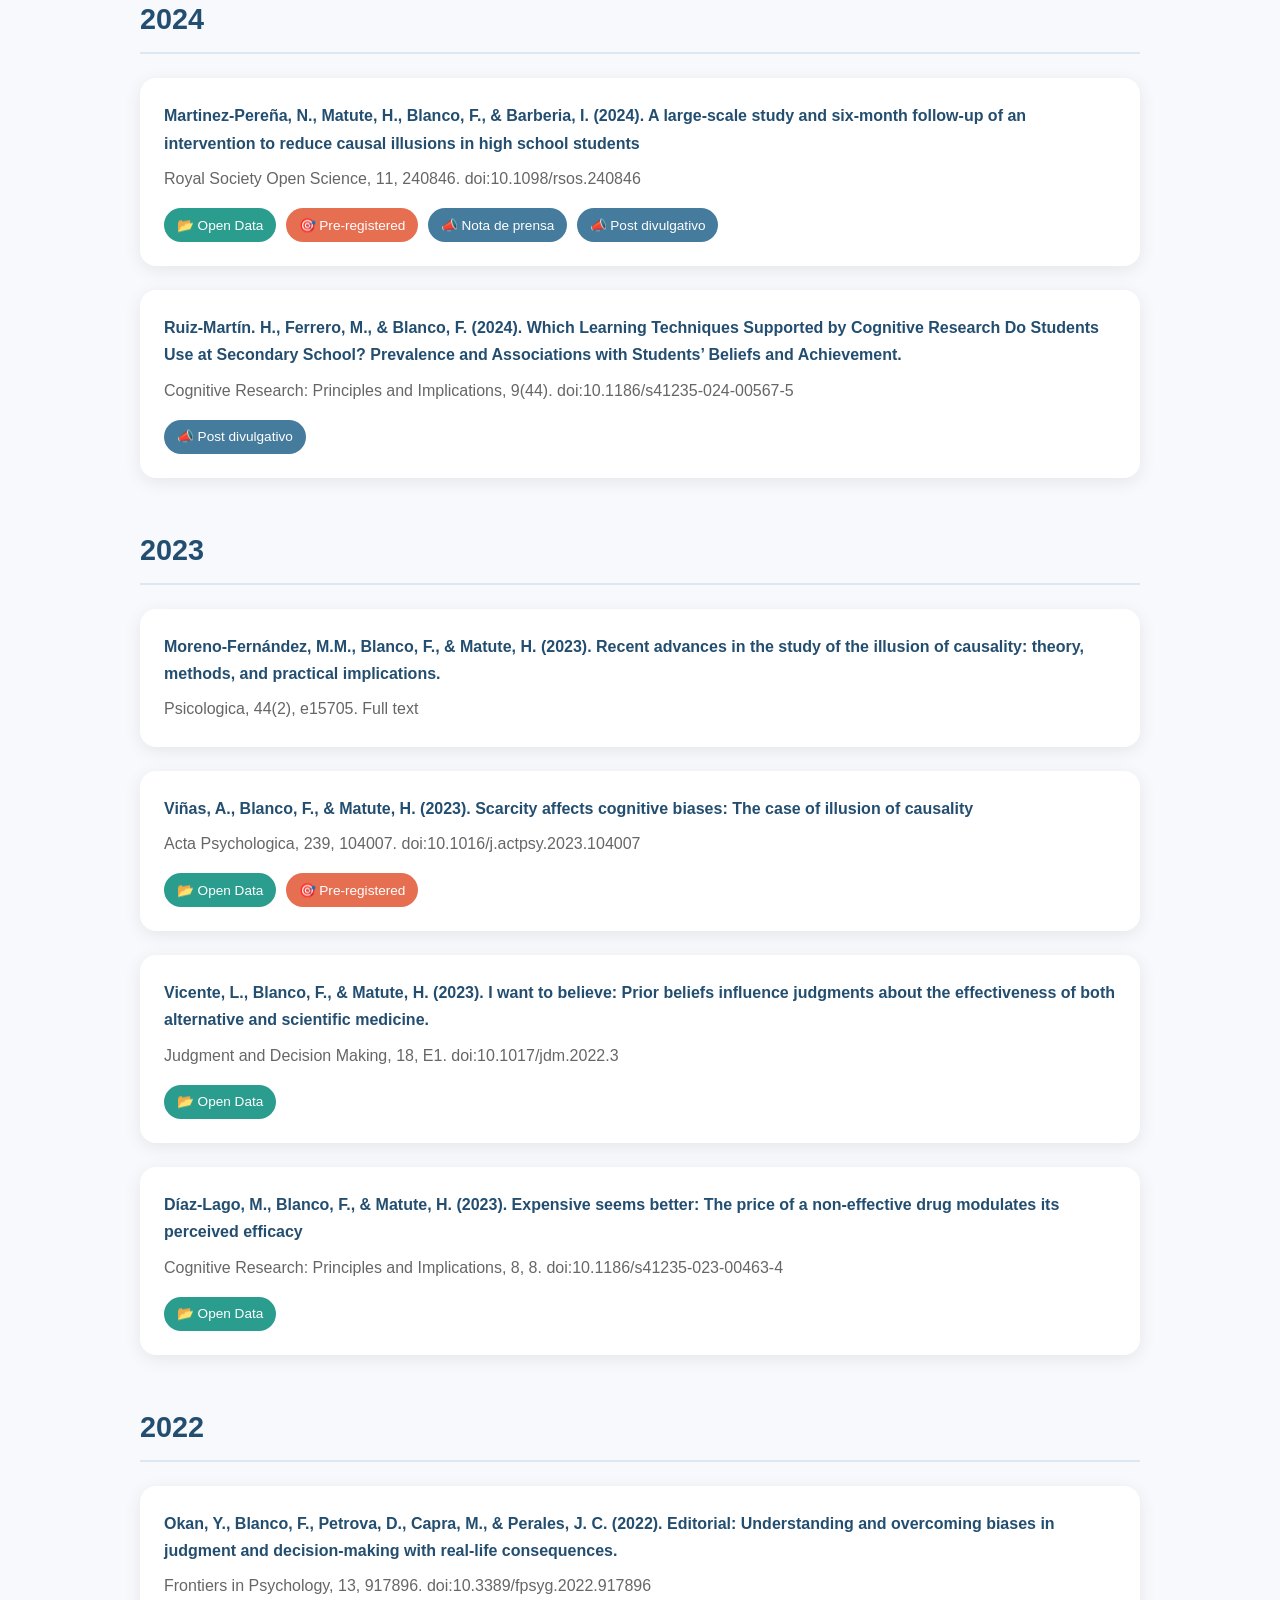
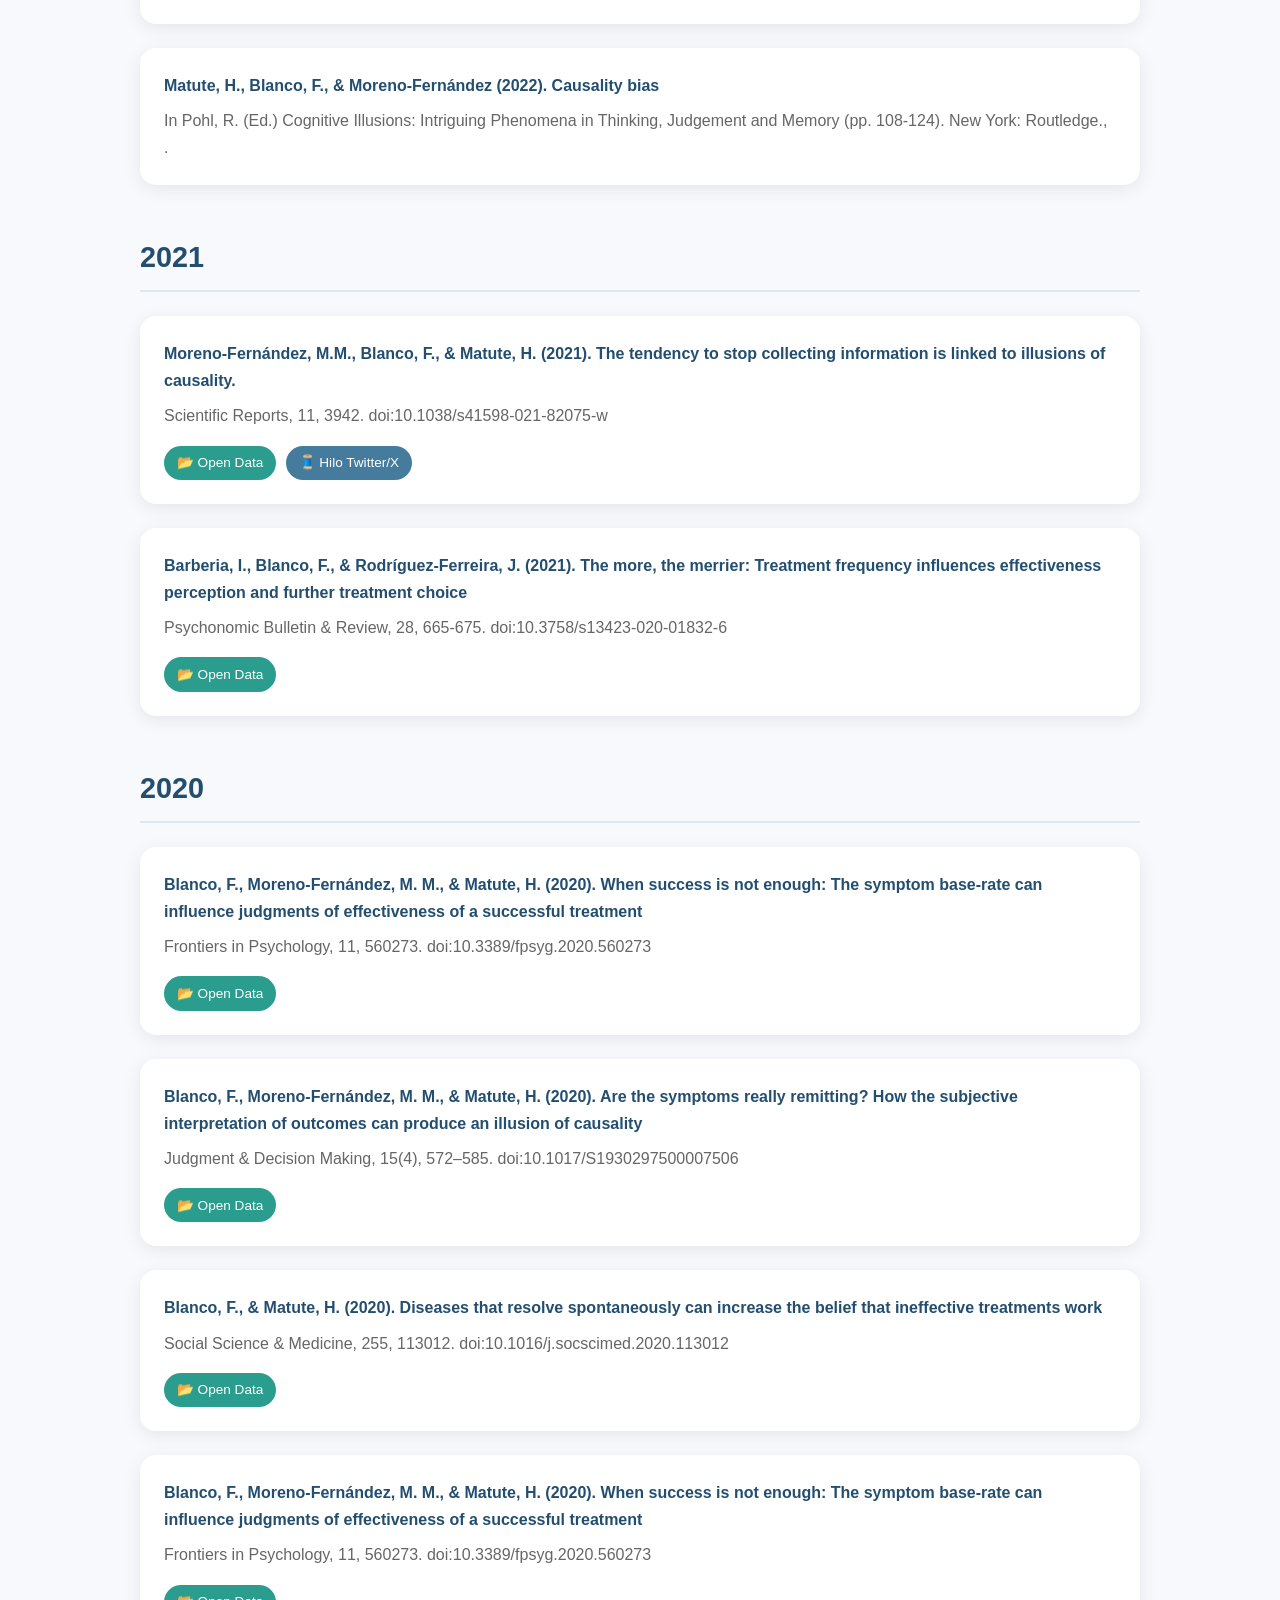
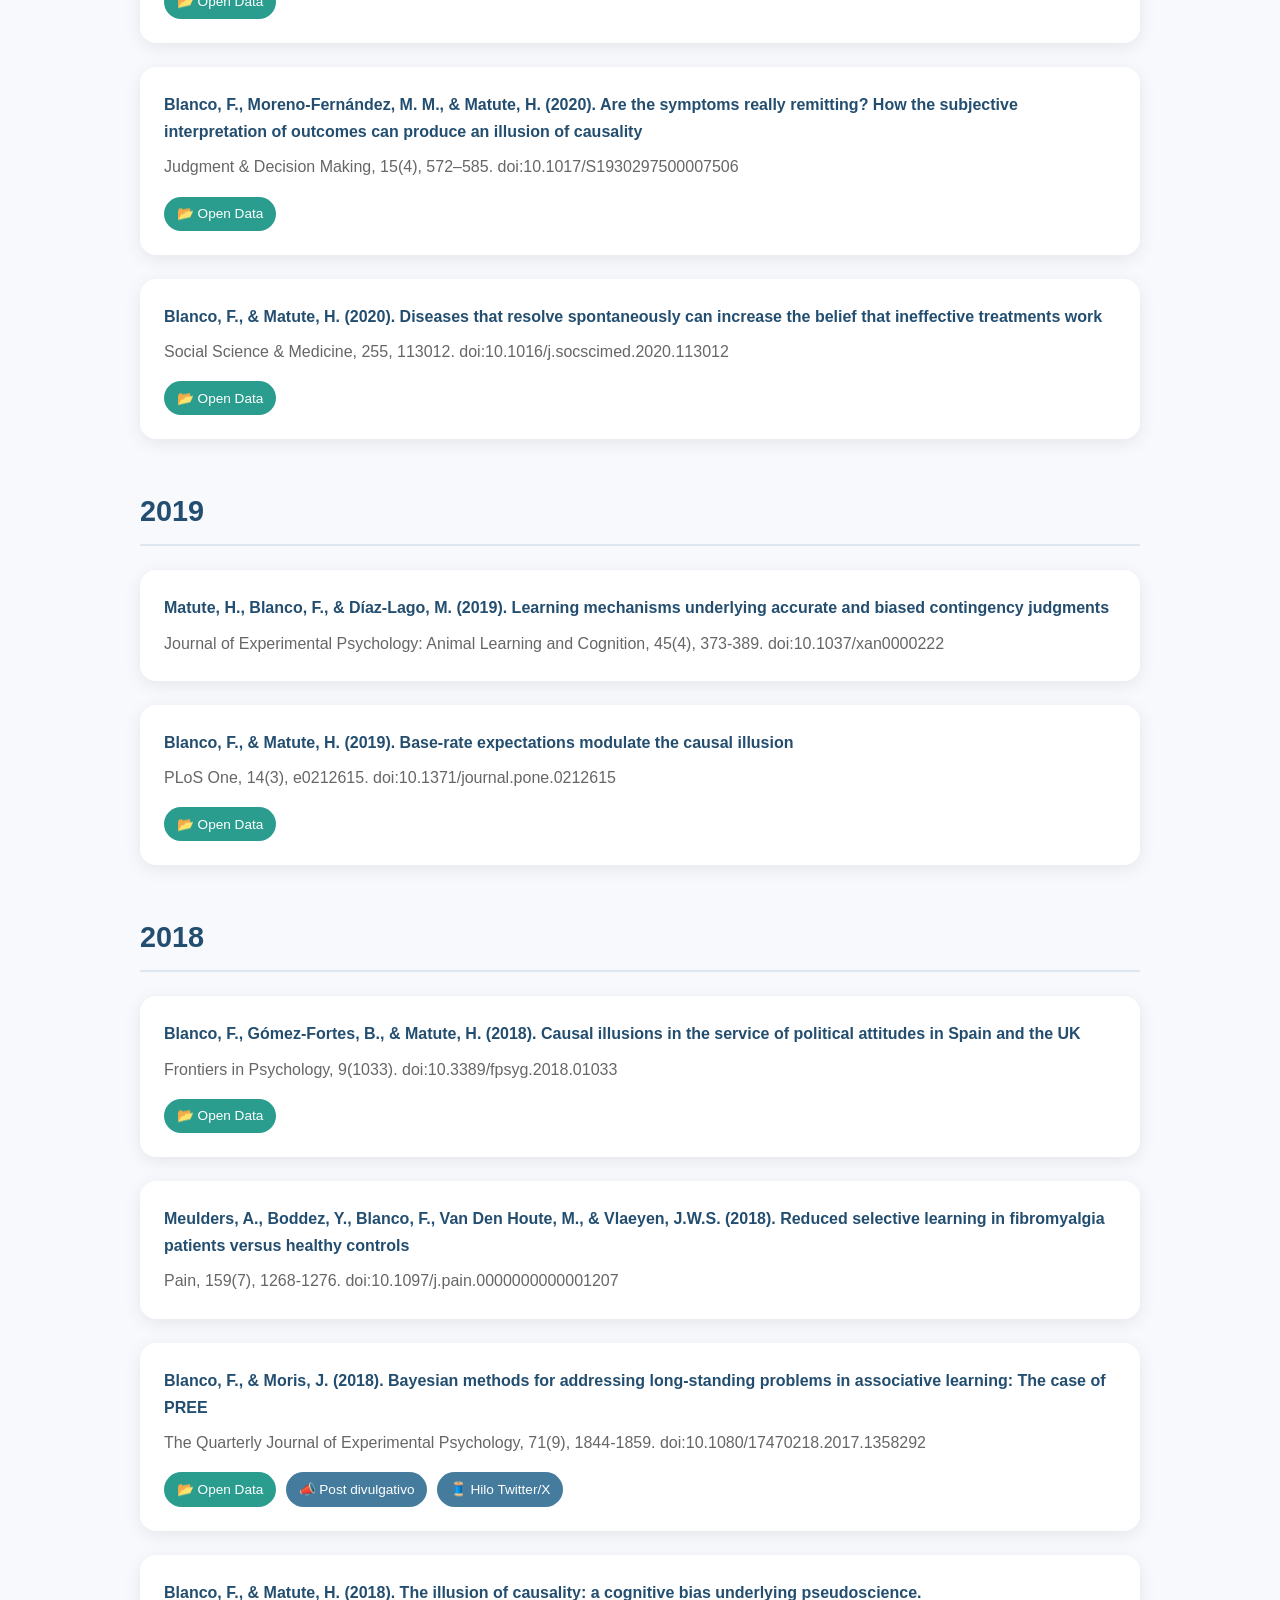
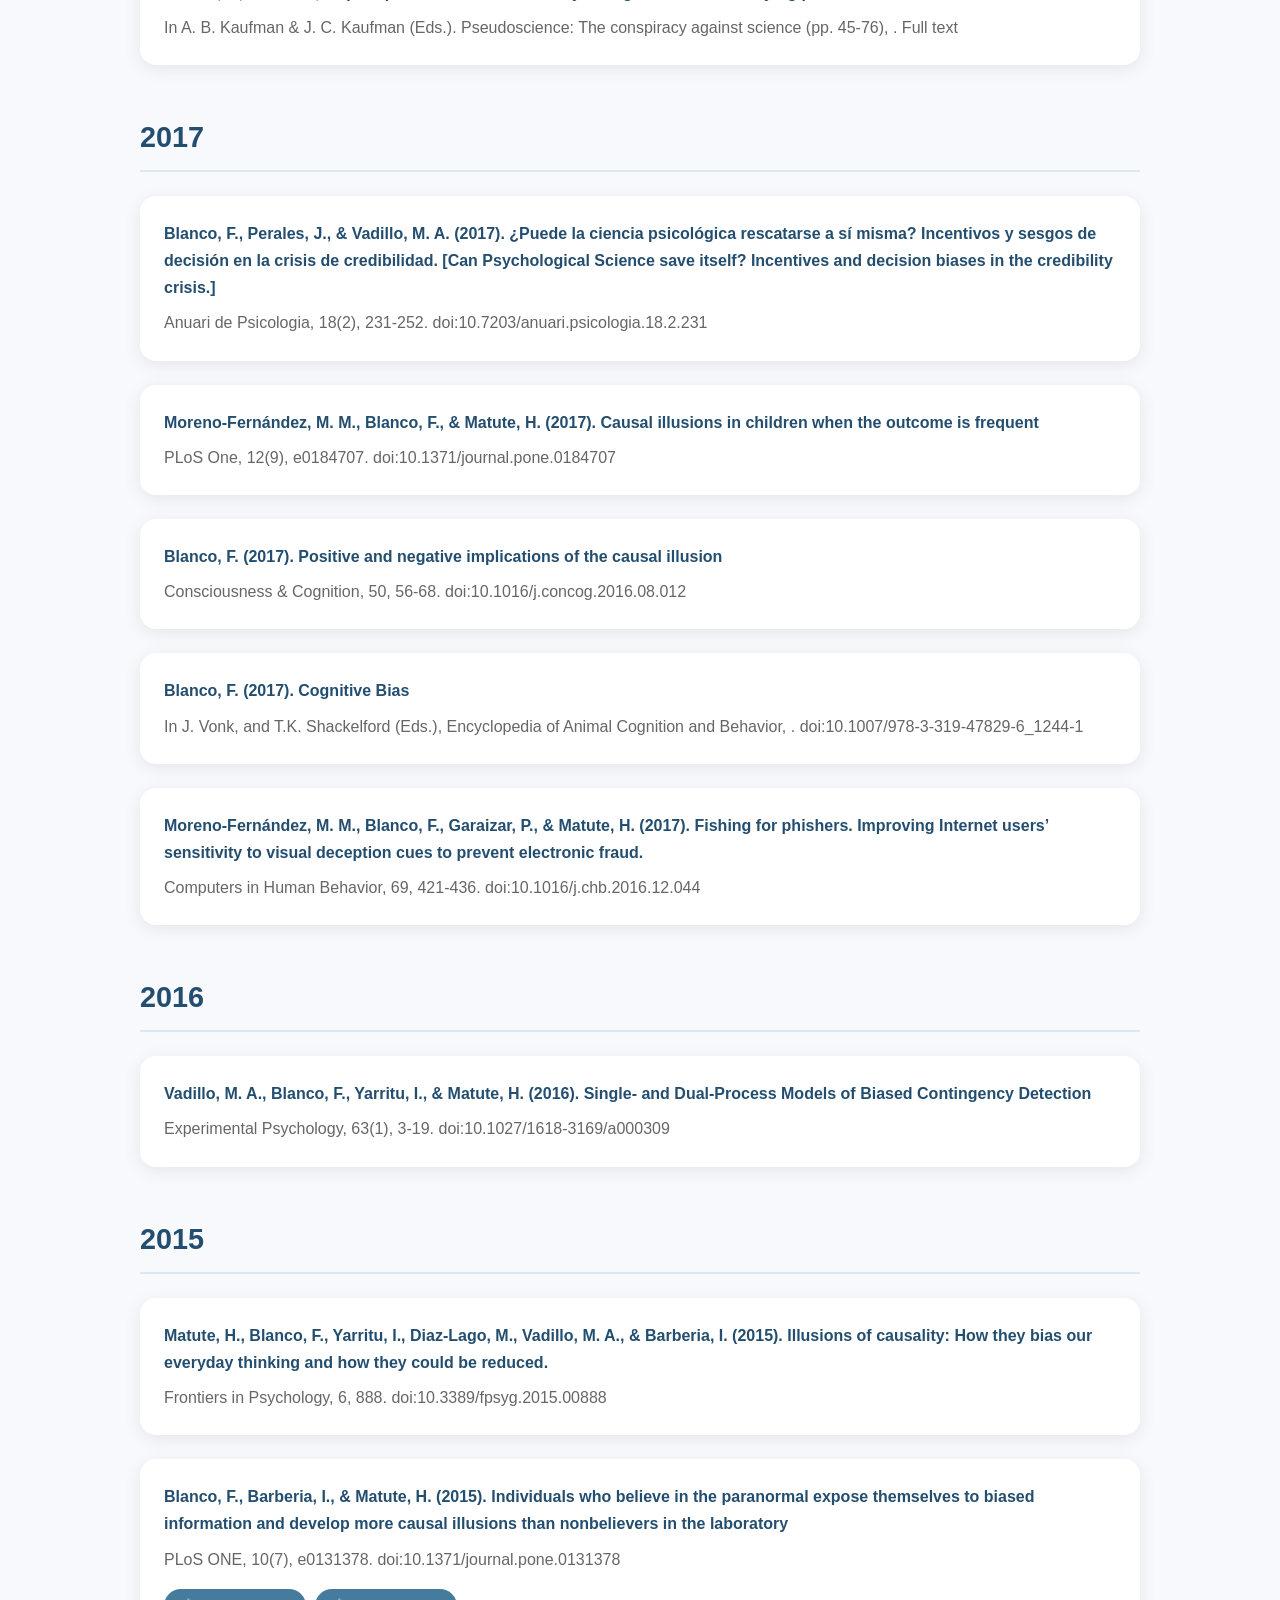
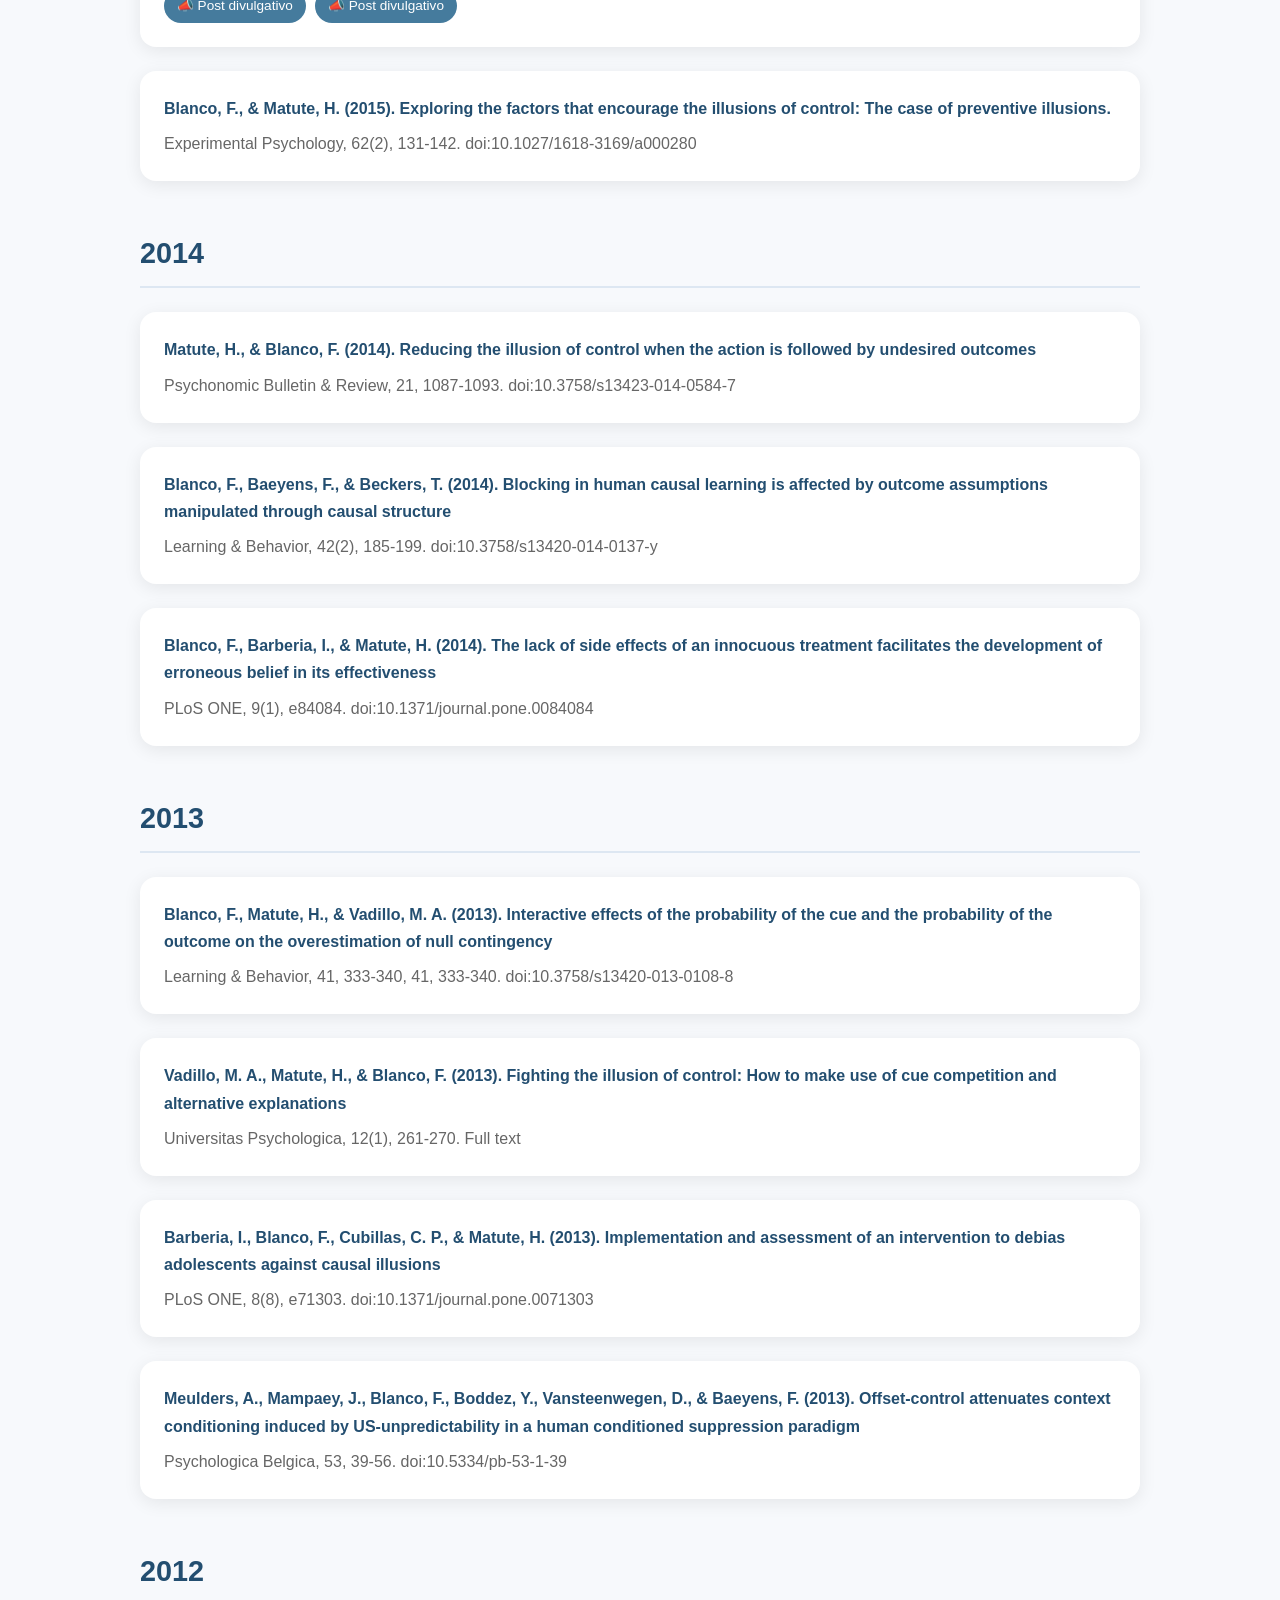
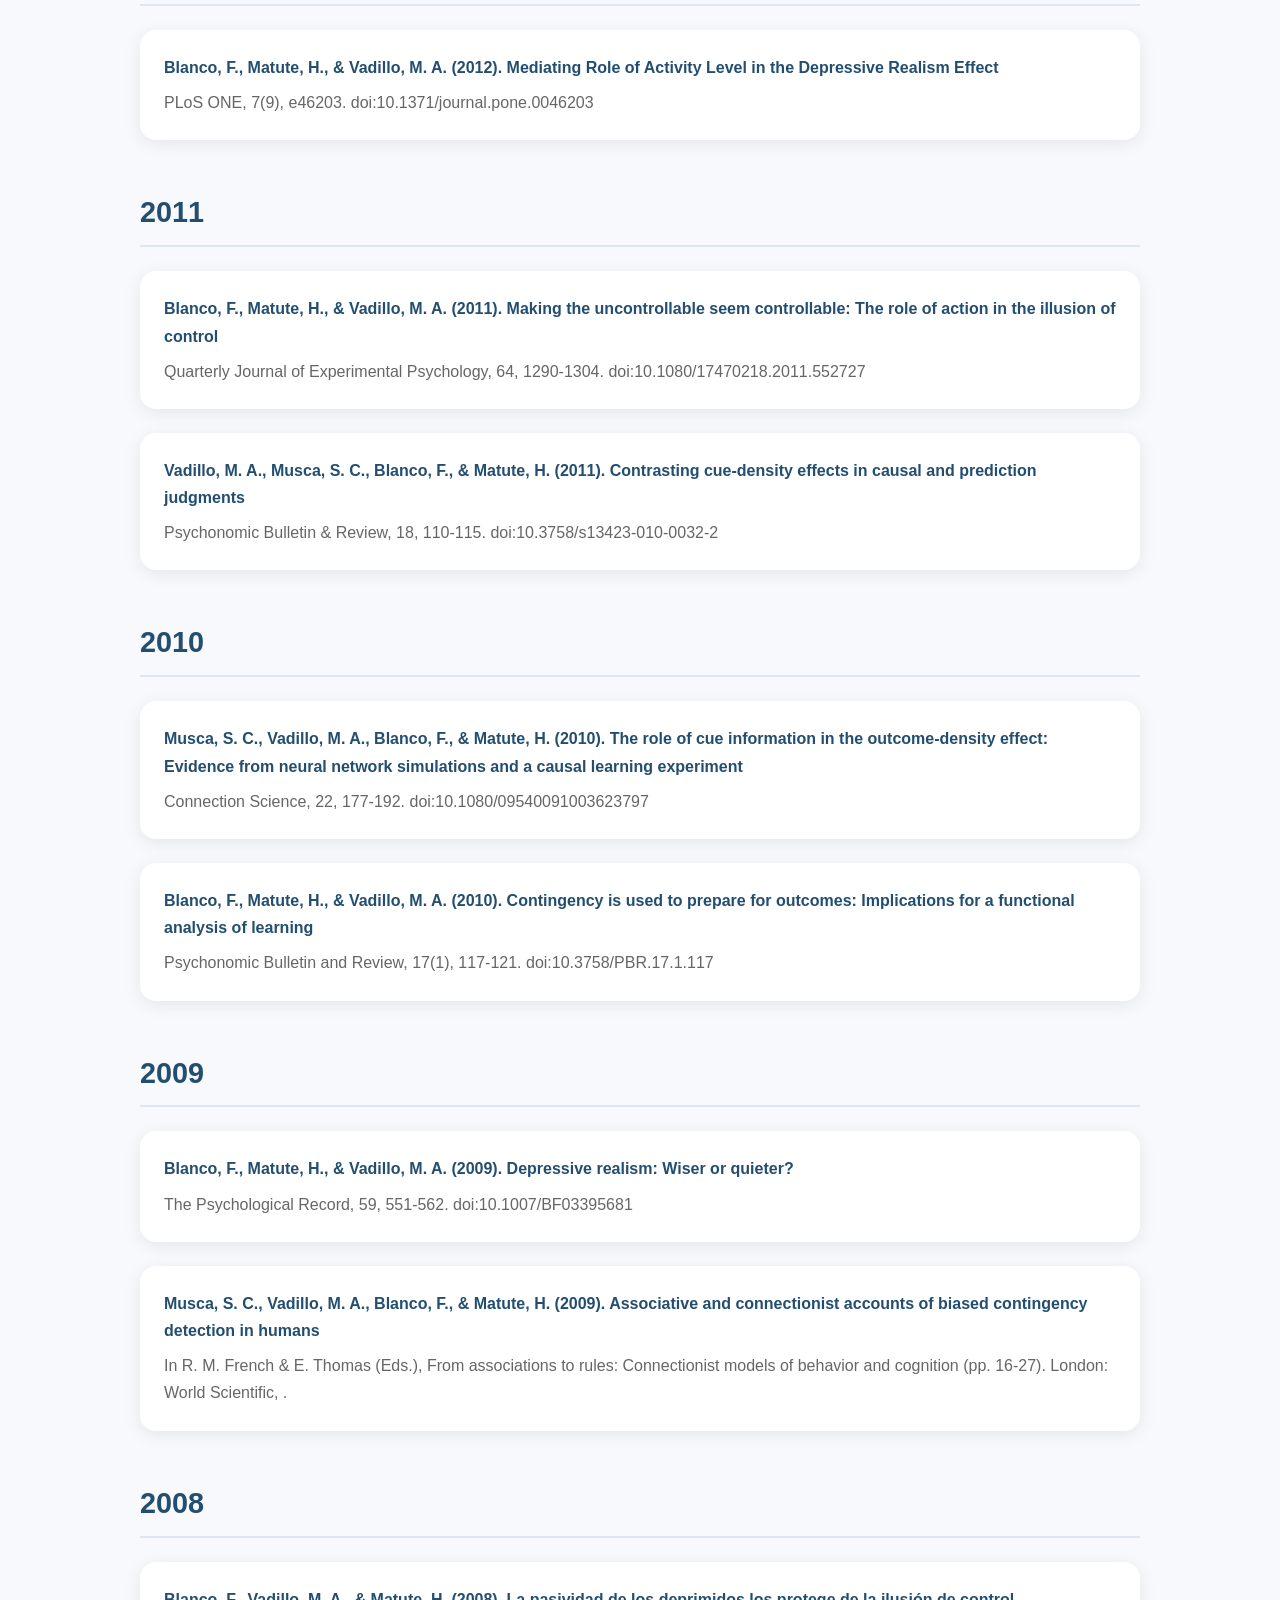
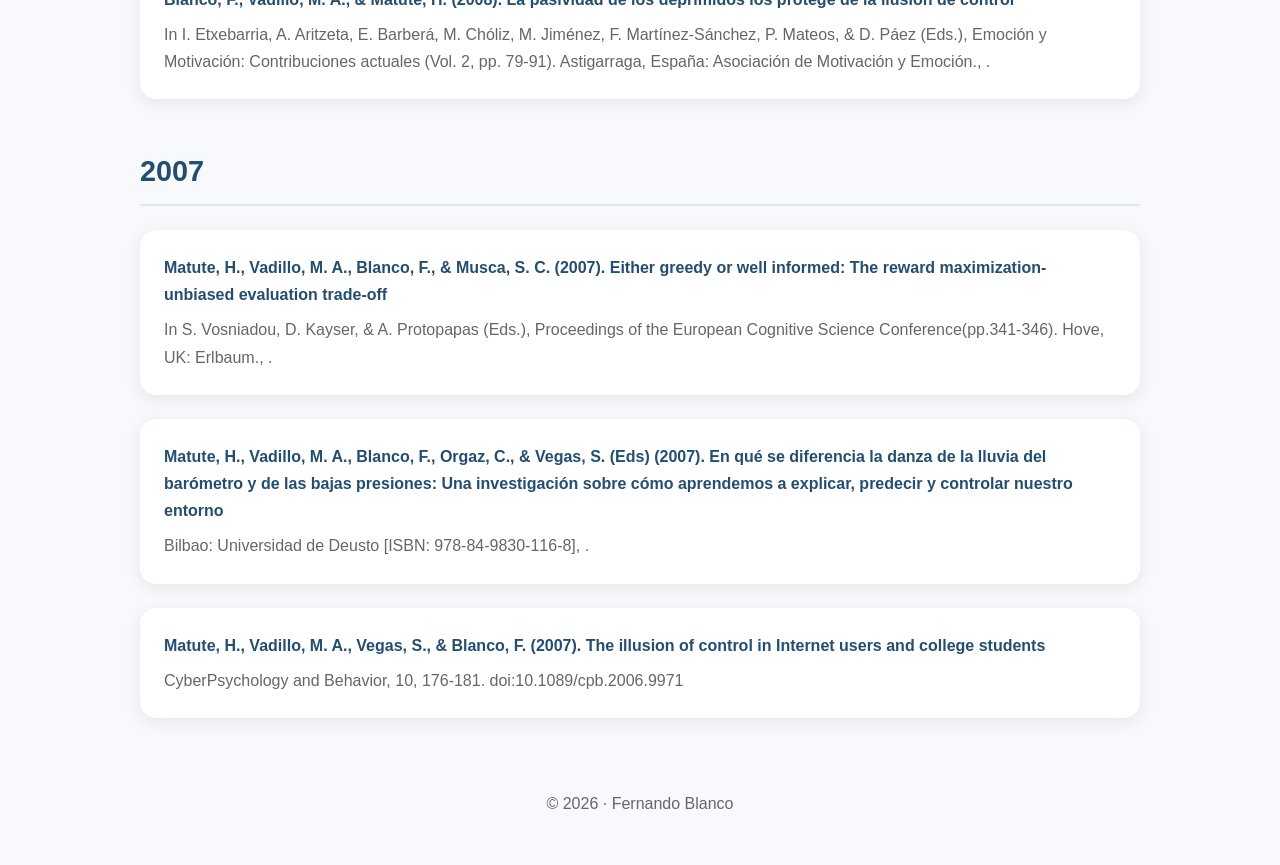
<file: publications.html>
<!DOCTYPE html>
<html lang="en">
<head>
  <meta charset="UTF-8">
  <meta name="viewport" content="width=device-width, initial-scale=1">
  <title>Publications</title>
  <link rel="stylesheet" href="styles.css">
  
</head>
<body>

<header>
  <div class="container">
    <nav>
      <div class="logo">Fernando Blanco, PhD</div>

      <div class="menu">
        <a href="index.html">Home</a>
        <a href="publications.html">Publications</a>
        <a href="outreach.html">Outreach</a>
      </div>
    </nav>
  </div>
</header>

<main class="container">

  <h1 class="section-title">
    Publications
  </h1>


<div id="publications"></div>

   
</main>

<footer>
  © 2026 · Fernando Blanco
</footer>

<script src="publications.js"></script>
</body>
</html>
</file>
<file: styles.css>
:root {
  --primary: #234e70;
  --secondary: #3f72af;
  --accent: #4fa3d1;
  --background: #f7f9fc;
  --card: #ffffff;
  --text: #222;
  --muted: #666;
  --shadow: 0 4px 18px rgba(0,0,0,0.08);
  --radius: 16px;
}

* {
  box-sizing: border-box;
}

body {
  margin: 0;
  font-family: "Segoe UI", Roboto, Arial, sans-serif;
  background: var(--background);
  color: var(--text);
  line-height: 1.7;
}

.container {
  width: min(1000px, 90%);
  margin: auto;
}

header {
  background: white;
  box-shadow: var(--shadow);
  position: sticky;
  top: 0;
  z-index: 100;
}

nav {
  display: flex;
  justify-content: space-between;
  align-items: center;
  padding: 1rem 0;
}

.logo {
  font-size: 1.2rem;
  font-weight: bold;
  color: var(--primary);
}

.menu {
  display: flex;
  gap: 2rem;
}

.menu a {
  text-decoration: none;
  color: var(--text);
  font-weight: 500;
}

.menu a:hover {
  color: var(--secondary);
}

.hero {
  text-align: center;
  padding: 4rem 0;
}

.photo {
  width: 180px;
  height: 180px;
  border-radius: 50%;
  object-fit: cover;
  box-shadow: var(--shadow);
  margin-bottom: 1.5rem;
}

h1 {
  margin-bottom: 0.5rem;
  color: var(--primary);
}


.summary {
  max-width: 700px;
  margin: auto;
  color: var(--muted);
  font-size: 1.1rem;
}

.socials {
  display: flex;
  justify-content: center;
  gap: 1rem;
  margin: 2rem 0;
  flex-wrap: wrap;
  
}

.socials a {
  transition: transform 0.2s;
}

.socials a:hover {
  transform: translateY(-3px);
}

.socials img {
  width: 40px;
  height: 40px;
  border-radius: 50%;
}

.button {
  display: inline-block;
  padding: 0.9rem 1.4rem;
  background: var(--secondary);
  color: white;
  text-decoration: none;
  border-radius: 10px;
}

.button:hover {
  background: var(--primary);
}

.section-title {
  margin-top: 3rem;
  margin-bottom: 2rem;
  color: var(--primary);
}

.card {
  background: var(--card);
  padding: 1.5rem;
  border-radius: var(--radius);
  box-shadow: var(--shadow);
  margin-bottom: 1.5rem;
}

.pub-title {
  font-weight: bold;
  color: var(--primary);
}

.pub-details {
  color: var(--muted);
  margin-top: 0.5rem;
}

.badges {
  display: flex;
  gap: 0.6rem;
  flex-wrap: wrap;
  margin-top: 1rem;
}

.badge {
  padding: 0.35rem 0.8rem;
  border-radius: 999px;
  color: white;
  font-size: 0.85rem;
  text-decoration: none;
}

.data {
  background: #2a9d8f;
}

.divulgacion {
  background: #457b9d;
}

.preregistered {
  background: #e76f51;
}

.outreach-grid {
  display: grid;
  gap: 1.5rem;
}

.outreach-item {
  background: white;
  border-radius: var(--radius);
  box-shadow: var(--shadow);
  padding: 1.3rem;
}

.outreach-type {
  display: inline-block;
  padding: 0.3rem 0.8rem;
  background: #eef4ff;
  border-radius: 999px;
  color: var(--secondary);
  font-size: 0.85rem;
  margin-bottom: 0.8rem;
}

.outreach-item a {
  color: var(--secondary);
  text-decoration: none;
}

.outreach-item a:hover {
  text-decoration: underline;
}

footer {
  text-align: center;
  padding: 3rem 0;
  color: var(--muted);
}

.email-contact {
  margin: 1.8rem 0;
}

.email-contact a {
  display: inline-flex;
  align-items: center;
  gap: 0.5rem;
  text-decoration: none;
  color: var(--primary);
  font-size: 1.1rem;
  font-weight: 600;
  padding: 0.8rem 1.2rem;
  background: #eef4ff;
  border-radius: 999px;
  transition: all 0.2s;
}

.email-contact a:hover {
  transform: translateY(-2px);
  box-shadow: var(--shadow);
  background: #ddeaff;
}


.postprint {
  background: #8e5ea2;
}

.year-heading {
  margin: 3rem 0 1.5rem;
  padding-bottom: 0.5rem;
  border-bottom: 2px solid #dde7f2;
  color: var(--primary);
  font-size: 1.8rem;
}

.pub-details a {
  color: inherit;
  text-decoration: none;
}

.pub-details a:hover {
  text-decoration: underline;
}

.card {
  transition:
    transform 0.2s,
    box-shadow 0.2s;
}

.card:hover {
  transform: translateY(-2px);
}


/* seccion outreach */

/* ==========================
   OUTREACH PAGE
   ========================== */

.outreach-intro {
  color: var(--muted);
  font-size: 1.1rem;
  margin-bottom: 0.5rem;
}

.outreach-stats {
  color: var(--secondary);
  font-weight: 600;
  margin-bottom: 3rem;
}

.timeline {
  position: relative;
  padding-left: 3rem;
}

.timeline::before {
  content: "";
  position: absolute;
  left: 18px;
  top: 0;
  bottom: 0;
  width: 3px;
  background: #dbe4ef;
}

.timeline-year {
  margin: 3rem 0 1.5rem;
  color: var(--primary);
  font-size: 1.8rem;
}

.timeline-item {
  position: relative;
  background: white;
  border-radius: var(--radius);
  box-shadow: var(--shadow);
  padding: 1.5rem;
  margin-bottom: 1.5rem;
  transition:
    transform 0.2s,
    box-shadow 0.2s;
}

.timeline-item:hover {
  transform: translateY(-2px);
}

.timeline-item::before {
  content: "";
  position: absolute;
  left: -2.35rem;
  top: 1.7rem;
  width: 16px;
  height: 16px;
  border-radius: 50%;
  background: var(--secondary);
}

.timeline-item h3 {
  margin-top: 0.3rem;
  margin-bottom: 0.4rem;
  color: var(--primary);
}

.timeline-meta {
  color: var(--muted);
  margin-bottom: 0.8rem;
}

.timeline-item p {
  margin-top: 0.5rem;
}

.timeline-item a {
  display: inline-block;
  margin-top: 0.8rem;
  padding: 0.45rem 0.9rem;
  background: #f4f7fb;
  border-radius: 8px;
  color: var(--primary);
  text-decoration: none;
  font-weight: 500;
}

.timeline-item a:hover {
  background: #e8eef7;
}

.type-badge {
  display: inline-block;
  padding: 0.35rem 0.8rem;
  border-radius: 999px;
  font-size: 0.85rem;
  font-weight: 600;
}

.talk {
  background: #e7f1ff;
  color: #276fbf;
}

.course {
  background: #f2eaff;
  color: #7a3db8;
}

.article {
  background: #e7f7ee;
  color: #2b8a57;
}

.tv {
  background: #ffeaea;
  color: #d64545;
}

.radio {
  background: #fff2e5;
  color: #d97706;
}

.media{
	background: #fff2e5;
	color: #d97706;
	
}

.intro {
  margin-bottom: 2.5rem;
  font-size: 1.05rem;
}

.card h2 {
  margin-top: 0;
  margin-bottom: 1rem;
  font-size: 1.5rem;
}

.card ul {
  padding-left: 1.25rem;
}

.card li {
  margin-bottom: .9rem;
}

/* chips para los enlaces */

.chip {
    display: inline-block;
    padding: 4px 12px;
    border-radius: 999px;
    background: #eef2ff;
    color: #3b5bdb;
    text-decoration: none;
    font-size: 0.9rem;
    font-weight: 500;
    transition: background 0.2s ease, color 0.2s ease;
}

.chip:hover {
    background: #3b5bdb;
    color: white;
}

/* ===========================
   FILTROS
=========================== */

.timeline-filters{
    display:flex;
    flex-wrap:wrap;
    gap:.6rem;
    margin:1.5rem 0 2rem;
}

.filter-btn{

    border:none;
    border-radius:999px;
    padding:.45rem .95rem;
    font:inherit;
    cursor:pointer;

    background:#ececec;
    color:#555;

    transition:.2s;
}

.filter-btn:hover{
    transform:translateY(-1px);
}

/* Colores de cada categoría */

.filter-btn.talk{
    background:#fde9d7;
    color:#8b4a00;
}

.filter-btn.course{
    background:#dcefff;
    color:#0063b1;
}

.filter-btn.media{
    background:#eadfff;
    color:#5d2ca5;
}

.filter-btn.article{
    background:#dff6df;
    color:#207020;
}

/* Activo */

.filter-btn.active{
    box-shadow:0 0 0 3px currentColor inset;
    font-weight:600;
}

.filter-btn .count{
    opacity:.75;
    font-weight:normal;
}


/* Móvil */

@media (max-width: 700px) {

  .timeline {
    padding-left: 2rem;
  }

  .timeline::before {
    left: 10px;
	background: linear-gradient(
    to bottom,
    #3f72af,
    #7aa6d8,
    #dbe4ef
  );
  }

  .timeline-item::before {
    left: -1.55rem;
  }

}


.timeline-item a {
  display: inline-flex;
  align-items: center;
  gap: 0.4rem;
  margin-top: 1rem;
  padding: 0.4rem 0.9rem;
  border-radius: 6px;
  background-color: rgba(35, 78, 112, 0.06); /* Fondo muy sutil */
  color: var(--primary);
  text-decoration: none;
  font-size: 0.85rem;
  font-weight: 500;
  transition: all 0.2s ease;
}

.timeline-item a:hover {
  background-color: var(--primary);
  color: #ffffff; /* Invierte colores al hacer hover */
  transform: translateY(-1px);
}

/* Contenedor principal de los elementos (si no lo tienes, envuelve tus artículos en un div class="timeline") */
.timeline {
  position: relative;
  padding: 1rem 0;
}

/* El eje vertical de la línea de tiempo */
.timeline::before {
  content: "";
  position: absolute;
  left: 20px; /* Alineado al lado izquierdo */
  top: 0;
  width: 4px;
  height: 100%;
  background: rgba(35, 78, 112, 0.15); /* Color principal difuminado */
  border-radius: 2px;
}

/* Ajuste de las tarjetas para dejar espacio al eje */
.timeline-item {
  position: relative;
  margin-left: 50px; /* Desplaza la tarjeta a la derecha de la línea */
  margin-bottom: 2rem;
  background: var(--card);
  padding: 1.25rem 1.5rem;
  border-radius: var(--radius);
  box-shadow: var(--shadow);
  transition: transform 0.2s ease, box-shadow 0.2s ease;
}

/* El "nodo" o punto circular en la línea de tiempo por cada evento */
.timeline-item::before {
  content: "";
  position: absolute;
  left: -36px; /* Lo posiciona exactamente encima de la línea vertical */
  top: 24px;
  width: 14px;
  height: 14px;
  border-radius: 50%;
  background: var(--card);
  border: 3px solid var(--primary); /* Círculo con el color de tu identidad */
  z-index: 2;
  transition: background 0.2s ease, border-color 0.2s ease;
}

/* Animación y feedback visual al pasar el cursor sobre la tarjeta */
.timeline-item:hover {
  transform: translateX(4px);
  box-shadow: 0 6px 20px rgba(0,0,0,0.06);
}

.timeline-item:hover::before {
  background: var(--accent); /* El nodo se ilumina al pasar por encima */
  border-color: var(--accent);
}
</file>
